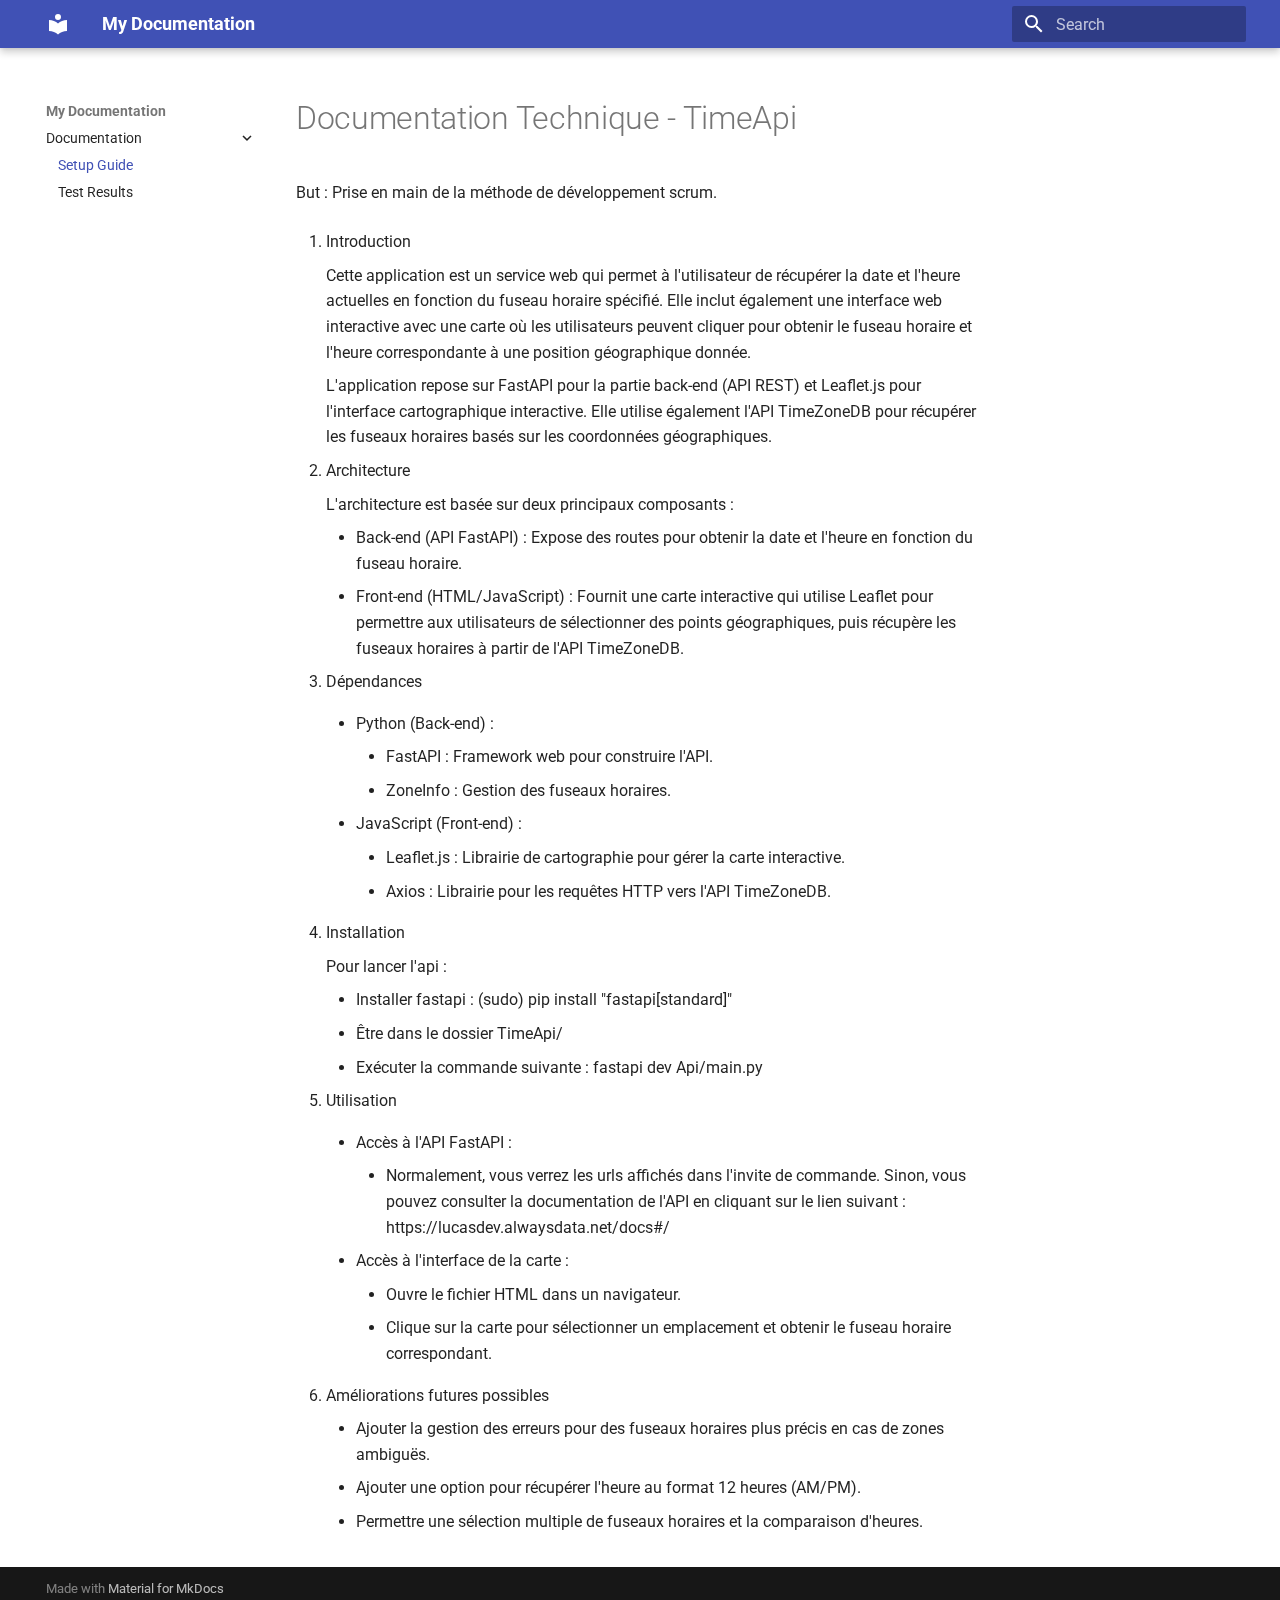
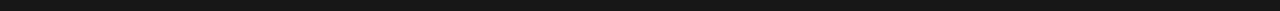
<file: index.html>
<!doctype html>
<html lang="en" class="no-js">
  <head>
    
      <meta charset="utf-8">
      <meta name="viewport" content="width=device-width,initial-scale=1">
      
        <meta name="description" content="Our documentation site to get 20/20 :).">
      
      
      
      
      
        <link rel="next" href="results.html">
      
      
      <link rel="icon" href="assets/images/favicon.png">
      <meta name="generator" content="mkdocs-1.6.1, mkdocs-material-9.5.49">
    
    
      
        <title>Setup Guide - My Documentation</title>
      
    
    
      <link rel="stylesheet" href="assets/stylesheets/main.6f8fc17f.min.css">
      
      


    
    
      
    
    
      
        
        
        <link rel="preconnect" href="https://fonts.gstatic.com" crossorigin>
        <link rel="stylesheet" href="https://fonts.googleapis.com/css?family=Roboto:300,300i,400,400i,700,700i%7CRoboto+Mono:400,400i,700,700i&display=fallback">
        <style>:root{--md-text-font:"Roboto";--md-code-font:"Roboto Mono"}</style>
      
    
    
    <script>__md_scope=new URL(".",location),__md_hash=e=>[...e].reduce(((e,_)=>(e<<5)-e+_.charCodeAt(0)),0),__md_get=(e,_=localStorage,t=__md_scope)=>JSON.parse(_.getItem(t.pathname+"."+e)),__md_set=(e,_,t=localStorage,a=__md_scope)=>{try{t.setItem(a.pathname+"."+e,JSON.stringify(_))}catch(e){}}</script>
    
      

    
    
    
  </head>
  
  
    <body dir="ltr">
  
    
    <input class="md-toggle" data-md-toggle="drawer" type="checkbox" id="__drawer" autocomplete="off">
    <input class="md-toggle" data-md-toggle="search" type="checkbox" id="__search" autocomplete="off">
    <label class="md-overlay" for="__drawer"></label>
    <div data-md-component="skip">
      
        
        <a href="#documentation-technique-timeapi" class="md-skip">
          Skip to content
        </a>
      
    </div>
    <div data-md-component="announce">
      
    </div>
    
    
      

  

<header class="md-header md-header--shadow" data-md-component="header">
  <nav class="md-header__inner md-grid" aria-label="Header">
    <a href="." title="My Documentation" class="md-header__button md-logo" aria-label="My Documentation" data-md-component="logo">
      
  
  <svg xmlns="http://www.w3.org/2000/svg" viewBox="0 0 24 24"><path d="M12 8a3 3 0 0 0 3-3 3 3 0 0 0-3-3 3 3 0 0 0-3 3 3 3 0 0 0 3 3m0 3.54C9.64 9.35 6.5 8 3 8v11c3.5 0 6.64 1.35 9 3.54 2.36-2.19 5.5-3.54 9-3.54V8c-3.5 0-6.64 1.35-9 3.54"/></svg>

    </a>
    <label class="md-header__button md-icon" for="__drawer">
      
      <svg xmlns="http://www.w3.org/2000/svg" viewBox="0 0 24 24"><path d="M3 6h18v2H3zm0 5h18v2H3zm0 5h18v2H3z"/></svg>
    </label>
    <div class="md-header__title" data-md-component="header-title">
      <div class="md-header__ellipsis">
        <div class="md-header__topic">
          <span class="md-ellipsis">
            My Documentation
          </span>
        </div>
        <div class="md-header__topic" data-md-component="header-topic">
          <span class="md-ellipsis">
            
              Setup Guide
            
          </span>
        </div>
      </div>
    </div>
    
    
      <script>var palette=__md_get("__palette");if(palette&&palette.color){if("(prefers-color-scheme)"===palette.color.media){var media=matchMedia("(prefers-color-scheme: light)"),input=document.querySelector(media.matches?"[data-md-color-media='(prefers-color-scheme: light)']":"[data-md-color-media='(prefers-color-scheme: dark)']");palette.color.media=input.getAttribute("data-md-color-media"),palette.color.scheme=input.getAttribute("data-md-color-scheme"),palette.color.primary=input.getAttribute("data-md-color-primary"),palette.color.accent=input.getAttribute("data-md-color-accent")}for(var[key,value]of Object.entries(palette.color))document.body.setAttribute("data-md-color-"+key,value)}</script>
    
    
    
      <label class="md-header__button md-icon" for="__search">
        
        <svg xmlns="http://www.w3.org/2000/svg" viewBox="0 0 24 24"><path d="M9.5 3A6.5 6.5 0 0 1 16 9.5c0 1.61-.59 3.09-1.56 4.23l.27.27h.79l5 5-1.5 1.5-5-5v-.79l-.27-.27A6.52 6.52 0 0 1 9.5 16 6.5 6.5 0 0 1 3 9.5 6.5 6.5 0 0 1 9.5 3m0 2C7 5 5 7 5 9.5S7 14 9.5 14 14 12 14 9.5 12 5 9.5 5"/></svg>
      </label>
      <div class="md-search" data-md-component="search" role="dialog">
  <label class="md-search__overlay" for="__search"></label>
  <div class="md-search__inner" role="search">
    <form class="md-search__form" name="search">
      <input type="text" class="md-search__input" name="query" aria-label="Search" placeholder="Search" autocapitalize="off" autocorrect="off" autocomplete="off" spellcheck="false" data-md-component="search-query" required>
      <label class="md-search__icon md-icon" for="__search">
        
        <svg xmlns="http://www.w3.org/2000/svg" viewBox="0 0 24 24"><path d="M9.5 3A6.5 6.5 0 0 1 16 9.5c0 1.61-.59 3.09-1.56 4.23l.27.27h.79l5 5-1.5 1.5-5-5v-.79l-.27-.27A6.52 6.52 0 0 1 9.5 16 6.5 6.5 0 0 1 3 9.5 6.5 6.5 0 0 1 9.5 3m0 2C7 5 5 7 5 9.5S7 14 9.5 14 14 12 14 9.5 12 5 9.5 5"/></svg>
        
        <svg xmlns="http://www.w3.org/2000/svg" viewBox="0 0 24 24"><path d="M20 11v2H8l5.5 5.5-1.42 1.42L4.16 12l7.92-7.92L13.5 5.5 8 11z"/></svg>
      </label>
      <nav class="md-search__options" aria-label="Search">
        
        <button type="reset" class="md-search__icon md-icon" title="Clear" aria-label="Clear" tabindex="-1">
          
          <svg xmlns="http://www.w3.org/2000/svg" viewBox="0 0 24 24"><path d="M19 6.41 17.59 5 12 10.59 6.41 5 5 6.41 10.59 12 5 17.59 6.41 19 12 13.41 17.59 19 19 17.59 13.41 12z"/></svg>
        </button>
      </nav>
      
    </form>
    <div class="md-search__output">
      <div class="md-search__scrollwrap" tabindex="0" data-md-scrollfix>
        <div class="md-search-result" data-md-component="search-result">
          <div class="md-search-result__meta">
            Initializing search
          </div>
          <ol class="md-search-result__list" role="presentation"></ol>
        </div>
      </div>
    </div>
  </div>
</div>
    
    
  </nav>
  
</header>
    
    <div class="md-container" data-md-component="container">
      
      
        
          
        
      
      <main class="md-main" data-md-component="main">
        <div class="md-main__inner md-grid">
          
            
              
              <div class="md-sidebar md-sidebar--primary" data-md-component="sidebar" data-md-type="navigation" >
                <div class="md-sidebar__scrollwrap">
                  <div class="md-sidebar__inner">
                    



<nav class="md-nav md-nav--primary" aria-label="Navigation" data-md-level="0">
  <label class="md-nav__title" for="__drawer">
    <a href="." title="My Documentation" class="md-nav__button md-logo" aria-label="My Documentation" data-md-component="logo">
      
  
  <svg xmlns="http://www.w3.org/2000/svg" viewBox="0 0 24 24"><path d="M12 8a3 3 0 0 0 3-3 3 3 0 0 0-3-3 3 3 0 0 0-3 3 3 3 0 0 0 3 3m0 3.54C9.64 9.35 6.5 8 3 8v11c3.5 0 6.64 1.35 9 3.54 2.36-2.19 5.5-3.54 9-3.54V8c-3.5 0-6.64 1.35-9 3.54"/></svg>

    </a>
    My Documentation
  </label>
  
  <ul class="md-nav__list" data-md-scrollfix>
    
      
      
  
  
    
  
  
  
    
    
    
    
    <li class="md-nav__item md-nav__item--active md-nav__item--nested">
      
        
        
        <input class="md-nav__toggle md-toggle " type="checkbox" id="__nav_1" checked>
        
          
          <label class="md-nav__link" for="__nav_1" id="__nav_1_label" tabindex="0">
            
  
  <span class="md-ellipsis">
    Documentation
  </span>
  

            <span class="md-nav__icon md-icon"></span>
          </label>
        
        <nav class="md-nav" data-md-level="1" aria-labelledby="__nav_1_label" aria-expanded="true">
          <label class="md-nav__title" for="__nav_1">
            <span class="md-nav__icon md-icon"></span>
            Documentation
          </label>
          <ul class="md-nav__list" data-md-scrollfix>
            
              
                
  
  
    
  
  
  
    <li class="md-nav__item md-nav__item--active">
      
      <input class="md-nav__toggle md-toggle" type="checkbox" id="__toc">
      
      
        
      
      
      <a href="." class="md-nav__link md-nav__link--active">
        
  
  <span class="md-ellipsis">
    Setup Guide
  </span>
  

      </a>
      
    </li>
  

              
            
              
                
  
  
  
  
    <li class="md-nav__item">
      <a href="results.html" class="md-nav__link">
        
  
  <span class="md-ellipsis">
    Test Results
  </span>
  

      </a>
    </li>
  

              
            
          </ul>
        </nav>
      
    </li>
  

    
  </ul>
</nav>
                  </div>
                </div>
              </div>
            
            
              
              <div class="md-sidebar md-sidebar--secondary" data-md-component="sidebar" data-md-type="toc" >
                <div class="md-sidebar__scrollwrap">
                  <div class="md-sidebar__inner">
                    

<nav class="md-nav md-nav--secondary" aria-label="Table of contents">
  
  
  
    
  
  
</nav>
                  </div>
                </div>
              </div>
            
          
          
            <div class="md-content" data-md-component="content">
              <article class="md-content__inner md-typeset">
                
                  


<h1 id="documentation-technique-timeapi">Documentation Technique - TimeApi</h1>
<p>But : Prise en main de la méthode de développement scrum.</p>
<ol>
<li>
<p>Introduction</p>
<p>Cette application est un service web qui permet à l'utilisateur de récupérer la date et l'heure actuelles en fonction du fuseau horaire spécifié. Elle inclut également une interface web interactive avec une carte où les utilisateurs peuvent cliquer pour obtenir le fuseau horaire et l'heure correspondante à une position géographique donnée.</p>
<p>L'application repose sur FastAPI pour la partie back-end (API REST) et Leaflet.js pour l'interface cartographique interactive. Elle utilise également l'API TimeZoneDB pour récupérer les fuseaux horaires basés sur les coordonnées géographiques.</p>
</li>
<li>
<p>Architecture</p>
<p>L'architecture est basée sur deux principaux composants :</p>
<ul>
<li>Back-end (API FastAPI) : Expose des routes pour obtenir la date et l'heure en fonction du fuseau horaire.</li>
<li>Front-end (HTML/JavaScript) : Fournit une carte interactive qui utilise Leaflet pour permettre aux utilisateurs de sélectionner des points géographiques, puis récupère les fuseaux horaires à partir de l'API TimeZoneDB.</li>
</ul>
</li>
<li>
<p>Dépendances</p>
<ul>
<li>
<p>Python (Back-end) :</p>
<ul>
<li>FastAPI : Framework web pour construire l'API.</li>
<li>ZoneInfo : Gestion des fuseaux horaires.</li>
</ul>
</li>
<li>
<p>JavaScript (Front-end) :</p>
<ul>
<li>Leaflet.js : Librairie de cartographie pour gérer la carte interactive.</li>
<li>Axios : Librairie pour les requêtes HTTP vers l'API TimeZoneDB.</li>
</ul>
</li>
</ul>
</li>
<li>
<p>Installation</p>
<p>Pour lancer l'api :</p>
<ul>
<li>Installer fastapi : (sudo) pip install "fastapi[standard]"</li>
<li>Être dans le dossier TimeApi/</li>
<li>Exécuter la commande suivante : fastapi dev Api/main.py</li>
</ul>
</li>
<li>
<p>Utilisation</p>
<ul>
<li>
<p>Accès à l'API FastAPI :</p>
<ul>
<li>Normalement, vous verrez les urls affichés dans l'invite de commande. Sinon, vous pouvez consulter la documentation de l'API en cliquant sur le lien suivant : https://lucasdev.alwaysdata.net/docs#/</li>
</ul>
</li>
<li>
<p>Accès à l'interface de la carte :</p>
<ul>
<li>Ouvre le fichier HTML dans un navigateur.</li>
<li>Clique sur la carte pour sélectionner un emplacement et obtenir le fuseau horaire correspondant.</li>
</ul>
</li>
</ul>
</li>
<li>
<p>Améliorations futures possibles</p>
<ul>
<li>Ajouter la gestion des erreurs pour des fuseaux horaires plus précis en cas de zones ambiguës.</li>
<li>Ajouter une option pour récupérer l'heure au format 12 heures (AM/PM).</li>
<li>Permettre une sélection multiple de fuseaux horaires et la comparaison d'heures.</li>
</ul>
</li>
</ol>












                
              </article>
            </div>
          
          
<script>var target=document.getElementById(location.hash.slice(1));target&&target.name&&(target.checked=target.name.startsWith("__tabbed_"))</script>
        </div>
        
      </main>
      
        <footer class="md-footer">
  
  <div class="md-footer-meta md-typeset">
    <div class="md-footer-meta__inner md-grid">
      <div class="md-copyright">
  
  
    Made with
    <a href="https://squidfunk.github.io/mkdocs-material/" target="_blank" rel="noopener">
      Material for MkDocs
    </a>
  
</div>
      
    </div>
  </div>
</footer>
      
    </div>
    <div class="md-dialog" data-md-component="dialog">
      <div class="md-dialog__inner md-typeset"></div>
    </div>
    
    
    <script id="__config" type="application/json">{"base": ".", "features": [], "search": "assets/javascripts/workers/search.6ce7567c.min.js", "translations": {"clipboard.copied": "Copied to clipboard", "clipboard.copy": "Copy to clipboard", "search.result.more.one": "1 more on this page", "search.result.more.other": "# more on this page", "search.result.none": "No matching documents", "search.result.one": "1 matching document", "search.result.other": "# matching documents", "search.result.placeholder": "Type to start searching", "search.result.term.missing": "Missing", "select.version": "Select version"}}</script>
    
    
      <script src="assets/javascripts/bundle.88dd0f4e.min.js"></script>
      
    
  </body>
</html>
</file>
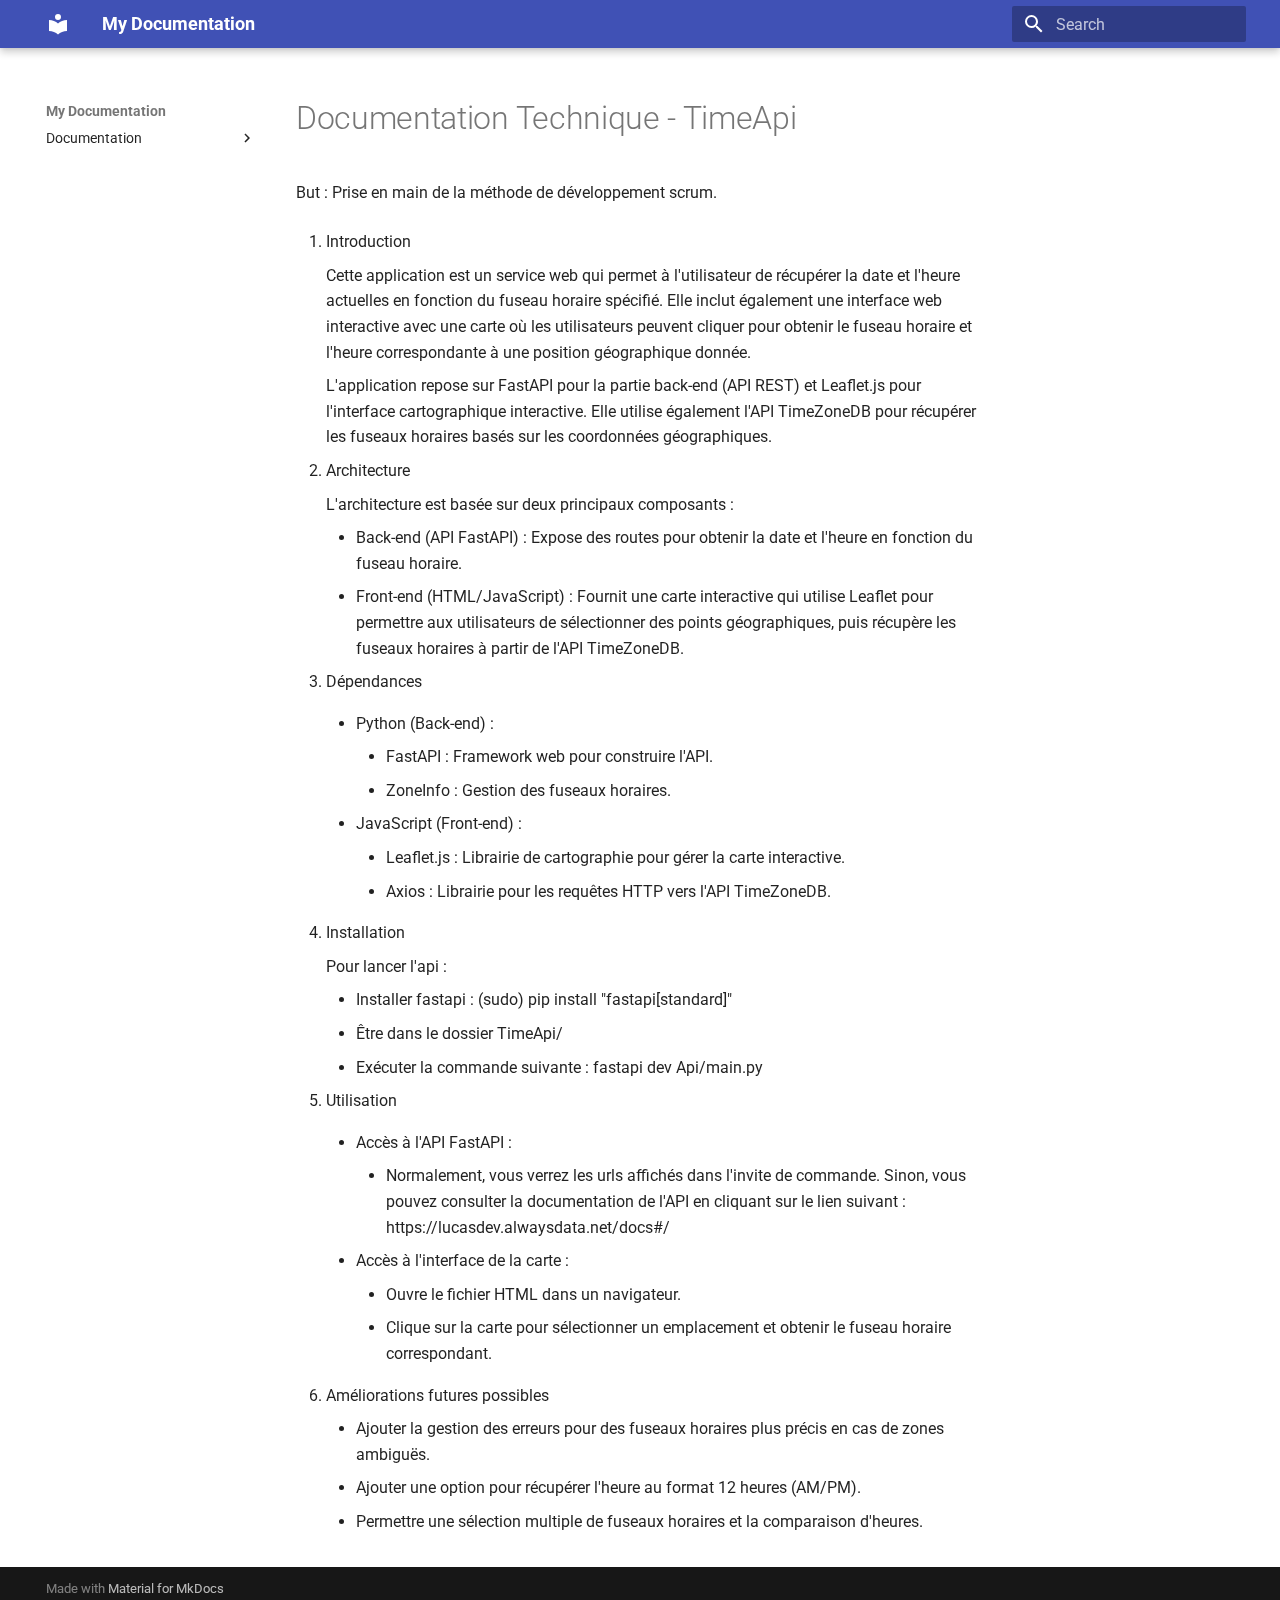
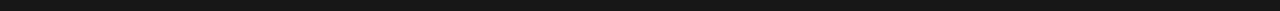
<file: setup/index.html>
<!doctype html>
<html lang="en" class="no-js">
  <head>
    
      <meta charset="utf-8">
      <meta name="viewport" content="width=device-width,initial-scale=1">
      
        <meta name="description" content="Our documentation site to get 20/20 :).">
      
      
      
      
      
      
      <link rel="icon" href="../assets/images/favicon.png">
      <meta name="generator" content="mkdocs-1.6.1, mkdocs-material-9.5.49">
    
    
      
        <title>Documentation Technique - TimeApi - My Documentation</title>
      
    
    
      <link rel="stylesheet" href="../assets/stylesheets/main.6f8fc17f.min.css">
      
      


    
    
      
    
    
      
        
        
        <link rel="preconnect" href="https://fonts.gstatic.com" crossorigin>
        <link rel="stylesheet" href="https://fonts.googleapis.com/css?family=Roboto:300,300i,400,400i,700,700i%7CRoboto+Mono:400,400i,700,700i&display=fallback">
        <style>:root{--md-text-font:"Roboto";--md-code-font:"Roboto Mono"}</style>
      
    
    
    <script>__md_scope=new URL("..",location),__md_hash=e=>[...e].reduce(((e,_)=>(e<<5)-e+_.charCodeAt(0)),0),__md_get=(e,_=localStorage,t=__md_scope)=>JSON.parse(_.getItem(t.pathname+"."+e)),__md_set=(e,_,t=localStorage,a=__md_scope)=>{try{t.setItem(a.pathname+"."+e,JSON.stringify(_))}catch(e){}}</script>
    
      

    
    
    
  </head>
  
  
    <body dir="ltr">
  
    
    <input class="md-toggle" data-md-toggle="drawer" type="checkbox" id="__drawer" autocomplete="off">
    <input class="md-toggle" data-md-toggle="search" type="checkbox" id="__search" autocomplete="off">
    <label class="md-overlay" for="__drawer"></label>
    <div data-md-component="skip">
      
        
        <a href="#documentation-technique-timeapi" class="md-skip">
          Skip to content
        </a>
      
    </div>
    <div data-md-component="announce">
      
    </div>
    
    
      

  

<header class="md-header md-header--shadow" data-md-component="header">
  <nav class="md-header__inner md-grid" aria-label="Header">
    <a href=".." title="My Documentation" class="md-header__button md-logo" aria-label="My Documentation" data-md-component="logo">
      
  
  <svg xmlns="http://www.w3.org/2000/svg" viewBox="0 0 24 24"><path d="M12 8a3 3 0 0 0 3-3 3 3 0 0 0-3-3 3 3 0 0 0-3 3 3 3 0 0 0 3 3m0 3.54C9.64 9.35 6.5 8 3 8v11c3.5 0 6.64 1.35 9 3.54 2.36-2.19 5.5-3.54 9-3.54V8c-3.5 0-6.64 1.35-9 3.54"/></svg>

    </a>
    <label class="md-header__button md-icon" for="__drawer">
      
      <svg xmlns="http://www.w3.org/2000/svg" viewBox="0 0 24 24"><path d="M3 6h18v2H3zm0 5h18v2H3zm0 5h18v2H3z"/></svg>
    </label>
    <div class="md-header__title" data-md-component="header-title">
      <div class="md-header__ellipsis">
        <div class="md-header__topic">
          <span class="md-ellipsis">
            My Documentation
          </span>
        </div>
        <div class="md-header__topic" data-md-component="header-topic">
          <span class="md-ellipsis">
            
              Documentation Technique - TimeApi
            
          </span>
        </div>
      </div>
    </div>
    
    
      <script>var palette=__md_get("__palette");if(palette&&palette.color){if("(prefers-color-scheme)"===palette.color.media){var media=matchMedia("(prefers-color-scheme: light)"),input=document.querySelector(media.matches?"[data-md-color-media='(prefers-color-scheme: light)']":"[data-md-color-media='(prefers-color-scheme: dark)']");palette.color.media=input.getAttribute("data-md-color-media"),palette.color.scheme=input.getAttribute("data-md-color-scheme"),palette.color.primary=input.getAttribute("data-md-color-primary"),palette.color.accent=input.getAttribute("data-md-color-accent")}for(var[key,value]of Object.entries(palette.color))document.body.setAttribute("data-md-color-"+key,value)}</script>
    
    
    
      <label class="md-header__button md-icon" for="__search">
        
        <svg xmlns="http://www.w3.org/2000/svg" viewBox="0 0 24 24"><path d="M9.5 3A6.5 6.5 0 0 1 16 9.5c0 1.61-.59 3.09-1.56 4.23l.27.27h.79l5 5-1.5 1.5-5-5v-.79l-.27-.27A6.52 6.52 0 0 1 9.5 16 6.5 6.5 0 0 1 3 9.5 6.5 6.5 0 0 1 9.5 3m0 2C7 5 5 7 5 9.5S7 14 9.5 14 14 12 14 9.5 12 5 9.5 5"/></svg>
      </label>
      <div class="md-search" data-md-component="search" role="dialog">
  <label class="md-search__overlay" for="__search"></label>
  <div class="md-search__inner" role="search">
    <form class="md-search__form" name="search">
      <input type="text" class="md-search__input" name="query" aria-label="Search" placeholder="Search" autocapitalize="off" autocorrect="off" autocomplete="off" spellcheck="false" data-md-component="search-query" required>
      <label class="md-search__icon md-icon" for="__search">
        
        <svg xmlns="http://www.w3.org/2000/svg" viewBox="0 0 24 24"><path d="M9.5 3A6.5 6.5 0 0 1 16 9.5c0 1.61-.59 3.09-1.56 4.23l.27.27h.79l5 5-1.5 1.5-5-5v-.79l-.27-.27A6.52 6.52 0 0 1 9.5 16 6.5 6.5 0 0 1 3 9.5 6.5 6.5 0 0 1 9.5 3m0 2C7 5 5 7 5 9.5S7 14 9.5 14 14 12 14 9.5 12 5 9.5 5"/></svg>
        
        <svg xmlns="http://www.w3.org/2000/svg" viewBox="0 0 24 24"><path d="M20 11v2H8l5.5 5.5-1.42 1.42L4.16 12l7.92-7.92L13.5 5.5 8 11z"/></svg>
      </label>
      <nav class="md-search__options" aria-label="Search">
        
        <button type="reset" class="md-search__icon md-icon" title="Clear" aria-label="Clear" tabindex="-1">
          
          <svg xmlns="http://www.w3.org/2000/svg" viewBox="0 0 24 24"><path d="M19 6.41 17.59 5 12 10.59 6.41 5 5 6.41 10.59 12 5 17.59 6.41 19 12 13.41 17.59 19 19 17.59 13.41 12z"/></svg>
        </button>
      </nav>
      
    </form>
    <div class="md-search__output">
      <div class="md-search__scrollwrap" tabindex="0" data-md-scrollfix>
        <div class="md-search-result" data-md-component="search-result">
          <div class="md-search-result__meta">
            Initializing search
          </div>
          <ol class="md-search-result__list" role="presentation"></ol>
        </div>
      </div>
    </div>
  </div>
</div>
    
    
  </nav>
  
</header>
    
    <div class="md-container" data-md-component="container">
      
      
        
          
        
      
      <main class="md-main" data-md-component="main">
        <div class="md-main__inner md-grid">
          
            
              
              <div class="md-sidebar md-sidebar--primary" data-md-component="sidebar" data-md-type="navigation" >
                <div class="md-sidebar__scrollwrap">
                  <div class="md-sidebar__inner">
                    



<nav class="md-nav md-nav--primary" aria-label="Navigation" data-md-level="0">
  <label class="md-nav__title" for="__drawer">
    <a href=".." title="My Documentation" class="md-nav__button md-logo" aria-label="My Documentation" data-md-component="logo">
      
  
  <svg xmlns="http://www.w3.org/2000/svg" viewBox="0 0 24 24"><path d="M12 8a3 3 0 0 0 3-3 3 3 0 0 0-3-3 3 3 0 0 0-3 3 3 3 0 0 0 3 3m0 3.54C9.64 9.35 6.5 8 3 8v11c3.5 0 6.64 1.35 9 3.54 2.36-2.19 5.5-3.54 9-3.54V8c-3.5 0-6.64 1.35-9 3.54"/></svg>

    </a>
    My Documentation
  </label>
  
  <ul class="md-nav__list" data-md-scrollfix>
    
      
      
  
  
  
  
    
    
    
    
    <li class="md-nav__item md-nav__item--nested">
      
        
        
        <input class="md-nav__toggle md-toggle " type="checkbox" id="__nav_1" >
        
          
          <label class="md-nav__link" for="__nav_1" id="__nav_1_label" tabindex="0">
            
  
  <span class="md-ellipsis">
    Documentation
  </span>
  

            <span class="md-nav__icon md-icon"></span>
          </label>
        
        <nav class="md-nav" data-md-level="1" aria-labelledby="__nav_1_label" aria-expanded="false">
          <label class="md-nav__title" for="__nav_1">
            <span class="md-nav__icon md-icon"></span>
            Documentation
          </label>
          <ul class="md-nav__list" data-md-scrollfix>
            
              
                
  
  
  
  
    <li class="md-nav__item">
      <a href="../SETUP.md" class="md-nav__link">
        
  
  <span class="md-ellipsis">
    Setup Guide
  </span>
  

      </a>
    </li>
  

              
            
              
                
  
  
  
  
    <li class="md-nav__item">
      <a href="../RESULTS.html" class="md-nav__link">
        
  
  <span class="md-ellipsis">
    Test Results
  </span>
  

      </a>
    </li>
  

              
            
          </ul>
        </nav>
      
    </li>
  

    
  </ul>
</nav>
                  </div>
                </div>
              </div>
            
            
              
              <div class="md-sidebar md-sidebar--secondary" data-md-component="sidebar" data-md-type="toc" >
                <div class="md-sidebar__scrollwrap">
                  <div class="md-sidebar__inner">
                    

<nav class="md-nav md-nav--secondary" aria-label="Table of contents">
  
  
  
    
  
  
</nav>
                  </div>
                </div>
              </div>
            
          
          
            <div class="md-content" data-md-component="content">
              <article class="md-content__inner md-typeset">
                
                  


<h1 id="documentation-technique-timeapi">Documentation Technique - TimeApi</h1>
<p>But : Prise en main de la méthode de développement scrum.</p>
<ol>
<li>
<p>Introduction</p>
<p>Cette application est un service web qui permet à l'utilisateur de récupérer la date et l'heure actuelles en fonction du fuseau horaire spécifié. Elle inclut également une interface web interactive avec une carte où les utilisateurs peuvent cliquer pour obtenir le fuseau horaire et l'heure correspondante à une position géographique donnée.</p>
<p>L'application repose sur FastAPI pour la partie back-end (API REST) et Leaflet.js pour l'interface cartographique interactive. Elle utilise également l'API TimeZoneDB pour récupérer les fuseaux horaires basés sur les coordonnées géographiques.</p>
</li>
<li>
<p>Architecture</p>
<p>L'architecture est basée sur deux principaux composants :</p>
<ul>
<li>Back-end (API FastAPI) : Expose des routes pour obtenir la date et l'heure en fonction du fuseau horaire.</li>
<li>Front-end (HTML/JavaScript) : Fournit une carte interactive qui utilise Leaflet pour permettre aux utilisateurs de sélectionner des points géographiques, puis récupère les fuseaux horaires à partir de l'API TimeZoneDB.</li>
</ul>
</li>
<li>
<p>Dépendances</p>
<ul>
<li>
<p>Python (Back-end) :</p>
<ul>
<li>FastAPI : Framework web pour construire l'API.</li>
<li>ZoneInfo : Gestion des fuseaux horaires.</li>
</ul>
</li>
<li>
<p>JavaScript (Front-end) :</p>
<ul>
<li>Leaflet.js : Librairie de cartographie pour gérer la carte interactive.</li>
<li>Axios : Librairie pour les requêtes HTTP vers l'API TimeZoneDB.</li>
</ul>
</li>
</ul>
</li>
<li>
<p>Installation</p>
<p>Pour lancer l'api :</p>
<ul>
<li>Installer fastapi : (sudo) pip install "fastapi[standard]"</li>
<li>Être dans le dossier TimeApi/</li>
<li>Exécuter la commande suivante : fastapi dev Api/main.py</li>
</ul>
</li>
<li>
<p>Utilisation</p>
<ul>
<li>
<p>Accès à l'API FastAPI :</p>
<ul>
<li>Normalement, vous verrez les urls affichés dans l'invite de commande. Sinon, vous pouvez consulter la documentation de l'API en cliquant sur le lien suivant : https://lucasdev.alwaysdata.net/docs#/</li>
</ul>
</li>
<li>
<p>Accès à l'interface de la carte :</p>
<ul>
<li>Ouvre le fichier HTML dans un navigateur.</li>
<li>Clique sur la carte pour sélectionner un emplacement et obtenir le fuseau horaire correspondant.</li>
</ul>
</li>
</ul>
</li>
<li>
<p>Améliorations futures possibles</p>
<ul>
<li>Ajouter la gestion des erreurs pour des fuseaux horaires plus précis en cas de zones ambiguës.</li>
<li>Ajouter une option pour récupérer l'heure au format 12 heures (AM/PM).</li>
<li>Permettre une sélection multiple de fuseaux horaires et la comparaison d'heures.</li>
</ul>
</li>
</ol>












                
              </article>
            </div>
          
          
<script>var target=document.getElementById(location.hash.slice(1));target&&target.name&&(target.checked=target.name.startsWith("__tabbed_"))</script>
        </div>
        
      </main>
      
        <footer class="md-footer">
  
  <div class="md-footer-meta md-typeset">
    <div class="md-footer-meta__inner md-grid">
      <div class="md-copyright">
  
  
    Made with
    <a href="https://squidfunk.github.io/mkdocs-material/" target="_blank" rel="noopener">
      Material for MkDocs
    </a>
  
</div>
      
    </div>
  </div>
</footer>
      
    </div>
    <div class="md-dialog" data-md-component="dialog">
      <div class="md-dialog__inner md-typeset"></div>
    </div>
    
    
    <script id="__config" type="application/json">{"base": "..", "features": [], "search": "../assets/javascripts/workers/search.6ce7567c.min.js", "translations": {"clipboard.copied": "Copied to clipboard", "clipboard.copy": "Copy to clipboard", "search.result.more.one": "1 more on this page", "search.result.more.other": "# more on this page", "search.result.none": "No matching documents", "search.result.one": "1 matching document", "search.result.other": "# matching documents", "search.result.placeholder": "Type to start searching", "search.result.term.missing": "Missing", "select.version": "Select version"}}</script>
    
    
      <script src="../assets/javascripts/bundle.88dd0f4e.min.js"></script>
      
    
  </body>
</html>
</file>
<file: assets/stylesheets/main.6f8fc17f.min.css>
@charset "UTF-8";html{-webkit-text-size-adjust:none;-moz-text-size-adjust:none;text-size-adjust:none;box-sizing:border-box}*,:after,:before{box-sizing:inherit}@media (prefers-reduced-motion){*,:after,:before{transition:none!important}}body{margin:0}a,button,input,label{-webkit-tap-highlight-color:transparent}a{color:inherit;text-decoration:none}hr{border:0;box-sizing:initial;display:block;height:.05rem;overflow:visible;padding:0}small{font-size:80%}sub,sup{line-height:1em}img{border-style:none}table{border-collapse:initial;border-spacing:0}td,th{font-weight:400;vertical-align:top}button{background:#0000;border:0;font-family:inherit;font-size:inherit;margin:0;padding:0}input{border:0;outline:none}:root{--md-primary-fg-color:#4051b5;--md-primary-fg-color--light:#5d6cc0;--md-primary-fg-color--dark:#303fa1;--md-primary-bg-color:#fff;--md-primary-bg-color--light:#ffffffb3;--md-accent-fg-color:#526cfe;--md-accent-fg-color--transparent:#526cfe1a;--md-accent-bg-color:#fff;--md-accent-bg-color--light:#ffffffb3}[data-md-color-scheme=default]{color-scheme:light}[data-md-color-scheme=default] img[src$="#gh-dark-mode-only"],[data-md-color-scheme=default] img[src$="#only-dark"]{display:none}:root,[data-md-color-scheme=default]{--md-hue:225deg;--md-default-fg-color:#000000de;--md-default-fg-color--light:#0000008a;--md-default-fg-color--lighter:#00000052;--md-default-fg-color--lightest:#00000012;--md-default-bg-color:#fff;--md-default-bg-color--light:#ffffffb3;--md-default-bg-color--lighter:#ffffff4d;--md-default-bg-color--lightest:#ffffff1f;--md-code-fg-color:#36464e;--md-code-bg-color:#f5f5f5;--md-code-hl-color:#4287ff;--md-code-hl-color--light:#4287ff1a;--md-code-hl-number-color:#d52a2a;--md-code-hl-special-color:#db1457;--md-code-hl-function-color:#a846b9;--md-code-hl-constant-color:#6e59d9;--md-code-hl-keyword-color:#3f6ec6;--md-code-hl-string-color:#1c7d4d;--md-code-hl-name-color:var(--md-code-fg-color);--md-code-hl-operator-color:var(--md-default-fg-color--light);--md-code-hl-punctuation-color:var(--md-default-fg-color--light);--md-code-hl-comment-color:var(--md-default-fg-color--light);--md-code-hl-generic-color:var(--md-default-fg-color--light);--md-code-hl-variable-color:var(--md-default-fg-color--light);--md-typeset-color:var(--md-default-fg-color);--md-typeset-a-color:var(--md-primary-fg-color);--md-typeset-del-color:#f5503d26;--md-typeset-ins-color:#0bd57026;--md-typeset-kbd-color:#fafafa;--md-typeset-kbd-accent-color:#fff;--md-typeset-kbd-border-color:#b8b8b8;--md-typeset-mark-color:#ffff0080;--md-typeset-table-color:#0000001f;--md-typeset-table-color--light:rgba(0,0,0,.035);--md-admonition-fg-color:var(--md-default-fg-color);--md-admonition-bg-color:var(--md-default-bg-color);--md-warning-fg-color:#000000de;--md-warning-bg-color:#ff9;--md-footer-fg-color:#fff;--md-footer-fg-color--light:#ffffffb3;--md-footer-fg-color--lighter:#ffffff73;--md-footer-bg-color:#000000de;--md-footer-bg-color--dark:#00000052;--md-shadow-z1:0 0.2rem 0.5rem #0000000d,0 0 0.05rem #0000001a;--md-shadow-z2:0 0.2rem 0.5rem #0000001a,0 0 0.05rem #00000040;--md-shadow-z3:0 0.2rem 0.5rem #0003,0 0 0.05rem #00000059}.md-icon svg{fill:currentcolor;display:block;height:1.2rem;width:1.2rem}body{-webkit-font-smoothing:antialiased;-moz-osx-font-smoothing:grayscale;--md-text-font-family:var(--md-text-font,_),-apple-system,BlinkMacSystemFont,Helvetica,Arial,sans-serif;--md-code-font-family:var(--md-code-font,_),SFMono-Regular,Consolas,Menlo,monospace}aside,body,input{font-feature-settings:"kern","liga";color:var(--md-typeset-color);font-family:var(--md-text-font-family)}code,kbd,pre{font-feature-settings:"kern";font-family:var(--md-code-font-family)}:root{--md-typeset-table-sort-icon:url('data:image/svg+xml;charset=utf-8,<svg xmlns="http://www.w3.org/2000/svg" viewBox="0 0 24 24"><path d="m18 21-4-4h3V7h-3l4-4 4 4h-3v10h3M2 19v-2h10v2M2 13v-2h7v2M2 7V5h4v2z"/></svg>');--md-typeset-table-sort-icon--asc:url('data:image/svg+xml;charset=utf-8,<svg xmlns="http://www.w3.org/2000/svg" viewBox="0 0 24 24"><path d="M19 17h3l-4 4-4-4h3V3h2M2 17h10v2H2M6 5v2H2V5m0 6h7v2H2z"/></svg>');--md-typeset-table-sort-icon--desc:url('data:image/svg+xml;charset=utf-8,<svg xmlns="http://www.w3.org/2000/svg" viewBox="0 0 24 24"><path d="M19 7h3l-4-4-4 4h3v14h2M2 17h10v2H2M6 5v2H2V5m0 6h7v2H2z"/></svg>')}.md-typeset{-webkit-print-color-adjust:exact;color-adjust:exact;font-size:.8rem;line-height:1.6}@media print{.md-typeset{font-size:.68rem}}.md-typeset blockquote,.md-typeset dl,.md-typeset figure,.md-typeset ol,.md-typeset pre,.md-typeset ul{margin-bottom:1em;margin-top:1em}.md-typeset h1{color:var(--md-default-fg-color--light);font-size:2em;line-height:1.3;margin:0 0 1.25em}.md-typeset h1,.md-typeset h2{font-weight:300;letter-spacing:-.01em}.md-typeset h2{font-size:1.5625em;line-height:1.4;margin:1.6em 0 .64em}.md-typeset h3{font-size:1.25em;font-weight:400;letter-spacing:-.01em;line-height:1.5;margin:1.6em 0 .8em}.md-typeset h2+h3{margin-top:.8em}.md-typeset h4{font-weight:700;letter-spacing:-.01em;margin:1em 0}.md-typeset h5,.md-typeset h6{color:var(--md-default-fg-color--light);font-size:.8em;font-weight:700;letter-spacing:-.01em;margin:1.25em 0}.md-typeset h5{text-transform:uppercase}.md-typeset h5 code{text-transform:none}.md-typeset hr{border-bottom:.05rem solid var(--md-default-fg-color--lightest);display:flow-root;margin:1.5em 0}.md-typeset a{color:var(--md-typeset-a-color);word-break:break-word}.md-typeset a,.md-typeset a:before{transition:color 125ms}.md-typeset a:focus,.md-typeset a:hover{color:var(--md-accent-fg-color)}.md-typeset a:focus code,.md-typeset a:hover code{background-color:var(--md-accent-fg-color--transparent)}.md-typeset a code{color:currentcolor;transition:background-color 125ms}.md-typeset a.focus-visible{outline-color:var(--md-accent-fg-color);outline-offset:.2rem}.md-typeset code,.md-typeset kbd,.md-typeset pre{color:var(--md-code-fg-color);direction:ltr;font-variant-ligatures:none}@media print{.md-typeset code,.md-typeset kbd,.md-typeset pre{white-space:pre-wrap}}.md-typeset code{background-color:var(--md-code-bg-color);border-radius:.1rem;-webkit-box-decoration-break:clone;box-decoration-break:clone;font-size:.85em;padding:0 .2941176471em;word-break:break-word}.md-typeset code:not(.focus-visible){-webkit-tap-highlight-color:transparent;outline:none}.md-typeset pre{display:flow-root;line-height:1.4;position:relative}.md-typeset pre>code{-webkit-box-decoration-break:slice;box-decoration-break:slice;box-shadow:none;display:block;margin:0;outline-color:var(--md-accent-fg-color);overflow:auto;padding:.7720588235em 1.1764705882em;scrollbar-color:var(--md-default-fg-color--lighter) #0000;scrollbar-width:thin;touch-action:auto;word-break:normal}.md-typeset pre>code:hover{scrollbar-color:var(--md-accent-fg-color) #0000}.md-typeset pre>code::-webkit-scrollbar{height:.2rem;width:.2rem}.md-typeset pre>code::-webkit-scrollbar-thumb{background-color:var(--md-default-fg-color--lighter)}.md-typeset pre>code::-webkit-scrollbar-thumb:hover{background-color:var(--md-accent-fg-color)}.md-typeset kbd{background-color:var(--md-typeset-kbd-color);border-radius:.1rem;box-shadow:0 .1rem 0 .05rem var(--md-typeset-kbd-border-color),0 .1rem 0 var(--md-typeset-kbd-border-color),0 -.1rem .2rem var(--md-typeset-kbd-accent-color) inset;color:var(--md-default-fg-color);display:inline-block;font-size:.75em;padding:0 .6666666667em;vertical-align:text-top;word-break:break-word}.md-typeset mark{background-color:var(--md-typeset-mark-color);-webkit-box-decoration-break:clone;box-decoration-break:clone;color:inherit;word-break:break-word}.md-typeset abbr{border-bottom:.05rem dotted var(--md-default-fg-color--light);cursor:help;text-decoration:none}.md-typeset small{opacity:.75}[dir=ltr] .md-typeset sub,[dir=ltr] .md-typeset sup{margin-left:.078125em}[dir=rtl] .md-typeset sub,[dir=rtl] .md-typeset sup{margin-right:.078125em}[dir=ltr] .md-typeset blockquote{padding-left:.6rem}[dir=rtl] .md-typeset blockquote{padding-right:.6rem}[dir=ltr] .md-typeset blockquote{border-left:.2rem solid var(--md-default-fg-color--lighter)}[dir=rtl] .md-typeset blockquote{border-right:.2rem solid var(--md-default-fg-color--lighter)}.md-typeset blockquote{color:var(--md-default-fg-color--light);margin-left:0;margin-right:0}.md-typeset ul{list-style-type:disc}.md-typeset ul[type]{list-style-type:revert-layer}[dir=ltr] .md-typeset ol,[dir=ltr] .md-typeset ul{margin-left:.625em}[dir=rtl] .md-typeset ol,[dir=rtl] .md-typeset ul{margin-right:.625em}.md-typeset ol,.md-typeset ul{padding:0}.md-typeset ol:not([hidden]),.md-typeset ul:not([hidden]){display:flow-root}.md-typeset ol ol,.md-typeset ul ol{list-style-type:lower-alpha}.md-typeset ol ol ol,.md-typeset ul ol ol{list-style-type:lower-roman}.md-typeset ol ol ol ol,.md-typeset ul ol ol ol{list-style-type:upper-alpha}.md-typeset ol ol ol ol ol,.md-typeset ul ol ol ol ol{list-style-type:upper-roman}.md-typeset ol[type],.md-typeset ul[type]{list-style-type:revert-layer}[dir=ltr] .md-typeset ol li,[dir=ltr] .md-typeset ul li{margin-left:1.25em}[dir=rtl] .md-typeset ol li,[dir=rtl] .md-typeset ul li{margin-right:1.25em}.md-typeset ol li,.md-typeset ul li{margin-bottom:.5em}.md-typeset ol li blockquote,.md-typeset ol li p,.md-typeset ul li blockquote,.md-typeset ul li p{margin:.5em 0}.md-typeset ol li:last-child,.md-typeset ul li:last-child{margin-bottom:0}[dir=ltr] .md-typeset ol li ol,[dir=ltr] .md-typeset ol li ul,[dir=ltr] .md-typeset ul li ol,[dir=ltr] .md-typeset ul li ul{margin-left:.625em}[dir=rtl] .md-typeset ol li ol,[dir=rtl] .md-typeset ol li ul,[dir=rtl] .md-typeset ul li ol,[dir=rtl] .md-typeset ul li ul{margin-right:.625em}.md-typeset ol li ol,.md-typeset ol li ul,.md-typeset ul li ol,.md-typeset ul li ul{margin-bottom:.5em;margin-top:.5em}[dir=ltr] .md-typeset dd{margin-left:1.875em}[dir=rtl] .md-typeset dd{margin-right:1.875em}.md-typeset dd{margin-bottom:1.5em;margin-top:1em}.md-typeset img,.md-typeset svg,.md-typeset video{height:auto;max-width:100%}.md-typeset img[align=left]{margin:1em 1em 1em 0}.md-typeset img[align=right]{margin:1em 0 1em 1em}.md-typeset img[align]:only-child{margin-top:0}.md-typeset figure{display:flow-root;margin:1em auto;max-width:100%;text-align:center;width:-moz-fit-content;width:fit-content}.md-typeset figure img{display:block;margin:0 auto}.md-typeset figcaption{font-style:italic;margin:1em auto;max-width:24rem}.md-typeset iframe{max-width:100%}.md-typeset table:not([class]){background-color:var(--md-default-bg-color);border:.05rem solid var(--md-typeset-table-color);border-radius:.1rem;display:inline-block;font-size:.64rem;max-width:100%;overflow:auto;touch-action:auto}@media print{.md-typeset table:not([class]){display:table}}.md-typeset table:not([class])+*{margin-top:1.5em}.md-typeset table:not([class]) td>:first-child,.md-typeset table:not([class]) th>:first-child{margin-top:0}.md-typeset table:not([class]) td>:last-child,.md-typeset table:not([class]) th>:last-child{margin-bottom:0}.md-typeset table:not([class]) td:not([align]),.md-typeset table:not([class]) th:not([align]){text-align:left}[dir=rtl] .md-typeset table:not([class]) td:not([align]),[dir=rtl] .md-typeset table:not([class]) th:not([align]){text-align:right}.md-typeset table:not([class]) th{font-weight:700;min-width:5rem;padding:.9375em 1.25em;vertical-align:top}.md-typeset table:not([class]) td{border-top:.05rem solid var(--md-typeset-table-color);padding:.9375em 1.25em;vertical-align:top}.md-typeset table:not([class]) tbody tr{transition:background-color 125ms}.md-typeset table:not([class]) tbody tr:hover{background-color:var(--md-typeset-table-color--light);box-shadow:0 .05rem 0 var(--md-default-bg-color) inset}.md-typeset table:not([class]) a{word-break:normal}.md-typeset table th[role=columnheader]{cursor:pointer}[dir=ltr] .md-typeset table th[role=columnheader]:after{margin-left:.5em}[dir=rtl] .md-typeset table th[role=columnheader]:after{margin-right:.5em}.md-typeset table th[role=columnheader]:after{content:"";display:inline-block;height:1.2em;-webkit-mask-image:var(--md-typeset-table-sort-icon);mask-image:var(--md-typeset-table-sort-icon);-webkit-mask-repeat:no-repeat;mask-repeat:no-repeat;-webkit-mask-size:contain;mask-size:contain;transition:background-color 125ms;vertical-align:text-bottom;width:1.2em}.md-typeset table th[role=columnheader]:hover:after{background-color:var(--md-default-fg-color--lighter)}.md-typeset table th[role=columnheader][aria-sort=ascending]:after{background-color:var(--md-default-fg-color--light);-webkit-mask-image:var(--md-typeset-table-sort-icon--asc);mask-image:var(--md-typeset-table-sort-icon--asc)}.md-typeset table th[role=columnheader][aria-sort=descending]:after{background-color:var(--md-default-fg-color--light);-webkit-mask-image:var(--md-typeset-table-sort-icon--desc);mask-image:var(--md-typeset-table-sort-icon--desc)}.md-typeset__scrollwrap{margin:1em -.8rem;overflow-x:auto;touch-action:auto}.md-typeset__table{display:inline-block;margin-bottom:.5em;padding:0 .8rem}@media print{.md-typeset__table{display:block}}html .md-typeset__table table{display:table;margin:0;overflow:hidden;width:100%}@media screen and (max-width:44.984375em){.md-content__inner>pre{margin:1em -.8rem}.md-content__inner>pre code{border-radius:0}}.md-typeset .md-author{border-radius:100%;display:block;flex-shrink:0;height:1.6rem;overflow:hidden;position:relative;transition:color 125ms,transform 125ms;width:1.6rem}.md-typeset .md-author img{display:block}.md-typeset .md-author--more{background:var(--md-default-fg-color--lightest);color:var(--md-default-fg-color--lighter);font-size:.6rem;font-weight:700;line-height:1.6rem;text-align:center}.md-typeset .md-author--long{height:2.4rem;width:2.4rem}.md-typeset a.md-author{transform:scale(1)}.md-typeset a.md-author img{border-radius:100%;filter:grayscale(100%) opacity(75%);transition:filter 125ms}.md-typeset a.md-author:focus,.md-typeset a.md-author:hover{transform:scale(1.1);z-index:1}.md-typeset a.md-author:focus img,.md-typeset a.md-author:hover img{filter:grayscale(0)}.md-banner{background-color:var(--md-footer-bg-color);color:var(--md-footer-fg-color);overflow:auto}@media print{.md-banner{display:none}}.md-banner--warning{background-color:var(--md-warning-bg-color);color:var(--md-warning-fg-color)}.md-banner__inner{font-size:.7rem;margin:.6rem auto;padding:0 .8rem}[dir=ltr] .md-banner__button{float:right}[dir=rtl] .md-banner__button{float:left}.md-banner__button{color:inherit;cursor:pointer;transition:opacity .25s}.no-js .md-banner__button{display:none}.md-banner__button:hover{opacity:.7}html{font-size:125%;height:100%;overflow-x:hidden}@media screen and (min-width:100em){html{font-size:137.5%}}@media screen and (min-width:125em){html{font-size:150%}}body{background-color:var(--md-default-bg-color);display:flex;flex-direction:column;font-size:.5rem;min-height:100%;position:relative;width:100%}@media print{body{display:block}}@media screen and (max-width:59.984375em){body[data-md-scrolllock]{position:fixed}}.md-grid{margin-left:auto;margin-right:auto;max-width:61rem}.md-container{display:flex;flex-direction:column;flex-grow:1}@media print{.md-container{display:block}}.md-main{flex-grow:1}.md-main__inner{display:flex;height:100%;margin-top:1.5rem}.md-ellipsis{overflow:hidden;text-overflow:ellipsis}.md-toggle{display:none}.md-option{height:0;opacity:0;position:absolute;width:0}.md-option:checked+label:not([hidden]){display:block}.md-option.focus-visible+label{outline-color:var(--md-accent-fg-color);outline-style:auto}.md-skip{background-color:var(--md-default-fg-color);border-radius:.1rem;color:var(--md-default-bg-color);font-size:.64rem;margin:.5rem;opacity:0;outline-color:var(--md-accent-fg-color);padding:.3rem .5rem;position:fixed;transform:translateY(.4rem);z-index:-1}.md-skip:focus{opacity:1;transform:translateY(0);transition:transform .25s cubic-bezier(.4,0,.2,1),opacity 175ms 75ms;z-index:10}@page{margin:25mm}:root{--md-clipboard-icon:url('data:image/svg+xml;charset=utf-8,<svg xmlns="http://www.w3.org/2000/svg" viewBox="0 0 24 24"><path d="M19 21H8V7h11m0-2H8a2 2 0 0 0-2 2v14a2 2 0 0 0 2 2h11a2 2 0 0 0 2-2V7a2 2 0 0 0-2-2m-3-4H4a2 2 0 0 0-2 2v14h2V3h12z"/></svg>')}.md-clipboard{border-radius:.1rem;color:var(--md-default-fg-color--lightest);cursor:pointer;height:1.5em;outline-color:var(--md-accent-fg-color);outline-offset:.1rem;position:absolute;right:.5em;top:.5em;transition:color .25s;width:1.5em;z-index:1}@media print{.md-clipboard{display:none}}.md-clipboard:not(.focus-visible){-webkit-tap-highlight-color:transparent;outline:none}:hover>.md-clipboard{color:var(--md-default-fg-color--light)}.md-clipboard:focus,.md-clipboard:hover{color:var(--md-accent-fg-color)}.md-clipboard:after{background-color:currentcolor;content:"";display:block;height:1.125em;margin:0 auto;-webkit-mask-image:var(--md-clipboard-icon);mask-image:var(--md-clipboard-icon);-webkit-mask-position:center;mask-position:center;-webkit-mask-repeat:no-repeat;mask-repeat:no-repeat;-webkit-mask-size:contain;mask-size:contain;width:1.125em}.md-clipboard--inline{cursor:pointer}.md-clipboard--inline code{transition:color .25s,background-color .25s}.md-clipboard--inline:focus code,.md-clipboard--inline:hover code{background-color:var(--md-accent-fg-color--transparent);color:var(--md-accent-fg-color)}.md-typeset .md-code__content{display:grid}@keyframes consent{0%{opacity:0;transform:translateY(100%)}to{opacity:1;transform:translateY(0)}}@keyframes overlay{0%{opacity:0}to{opacity:1}}.md-consent__overlay{animation:overlay .25s both;-webkit-backdrop-filter:blur(.1rem);backdrop-filter:blur(.1rem);background-color:#0000008a;height:100%;opacity:1;position:fixed;top:0;width:100%;z-index:5}.md-consent__inner{animation:consent .5s cubic-bezier(.1,.7,.1,1) both;background-color:var(--md-default-bg-color);border:0;border-radius:.1rem;bottom:0;box-shadow:0 0 .2rem #0000001a,0 .2rem .4rem #0003;max-height:100%;overflow:auto;padding:0;position:fixed;width:100%;z-index:5}.md-consent__form{padding:.8rem}.md-consent__settings{display:none;margin:1em 0}input:checked+.md-consent__settings{display:block}.md-consent__controls{margin-bottom:.8rem}.md-typeset .md-consent__controls .md-button{display:inline}@media screen and (max-width:44.984375em){.md-typeset .md-consent__controls .md-button{display:block;margin-top:.4rem;text-align:center;width:100%}}.md-consent label{cursor:pointer}.md-content{flex-grow:1;min-width:0}.md-content__inner{margin:0 .8rem 1.2rem;padding-top:.6rem}@media screen and (min-width:76.25em){[dir=ltr] .md-sidebar--primary:not([hidden])~.md-content>.md-content__inner{margin-left:1.2rem}[dir=ltr] .md-sidebar--secondary:not([hidden])~.md-content>.md-content__inner,[dir=rtl] .md-sidebar--primary:not([hidden])~.md-content>.md-content__inner{margin-right:1.2rem}[dir=rtl] .md-sidebar--secondary:not([hidden])~.md-content>.md-content__inner{margin-left:1.2rem}}.md-content__inner:before{content:"";display:block;height:.4rem}.md-content__inner>:last-child{margin-bottom:0}[dir=ltr] .md-content__button{float:right}[dir=rtl] .md-content__button{float:left}[dir=ltr] .md-content__button{margin-left:.4rem}[dir=rtl] .md-content__button{margin-right:.4rem}.md-content__button{margin:.4rem 0;padding:0}@media print{.md-content__button{display:none}}.md-typeset .md-content__button{color:var(--md-default-fg-color--lighter)}.md-content__button svg{display:inline;vertical-align:top}[dir=rtl] .md-content__button svg{transform:scaleX(-1)}[dir=ltr] .md-dialog{right:.8rem}[dir=rtl] .md-dialog{left:.8rem}.md-dialog{background-color:var(--md-default-fg-color);border-radius:.1rem;bottom:.8rem;box-shadow:var(--md-shadow-z3);min-width:11.1rem;opacity:0;padding:.4rem .6rem;pointer-events:none;position:fixed;transform:translateY(100%);transition:transform 0ms .4s,opacity .4s;z-index:4}@media print{.md-dialog{display:none}}.md-dialog--active{opacity:1;pointer-events:auto;transform:translateY(0);transition:transform .4s cubic-bezier(.075,.85,.175,1),opacity .4s}.md-dialog__inner{color:var(--md-default-bg-color);font-size:.7rem}.md-feedback{margin:2em 0 1em;text-align:center}.md-feedback fieldset{border:none;margin:0;padding:0}.md-feedback__title{font-weight:700;margin:1em auto}.md-feedback__inner{position:relative}.md-feedback__list{display:flex;flex-wrap:wrap;place-content:baseline center;position:relative}.md-feedback__list:hover .md-icon:not(:disabled){color:var(--md-default-fg-color--lighter)}:disabled .md-feedback__list{min-height:1.8rem}.md-feedback__icon{color:var(--md-default-fg-color--light);cursor:pointer;flex-shrink:0;margin:0 .1rem;transition:color 125ms}.md-feedback__icon:not(:disabled).md-icon:hover{color:var(--md-accent-fg-color)}.md-feedback__icon:disabled{color:var(--md-default-fg-color--lightest);pointer-events:none}.md-feedback__note{opacity:0;position:relative;transform:translateY(.4rem);transition:transform .4s cubic-bezier(.1,.7,.1,1),opacity .15s}.md-feedback__note>*{margin:0 auto;max-width:16rem}:disabled .md-feedback__note{opacity:1;transform:translateY(0)}@media print{.md-feedback{display:none}}.md-footer{background-color:var(--md-footer-bg-color);color:var(--md-footer-fg-color)}@media print{.md-footer{display:none}}.md-footer__inner{justify-content:space-between;overflow:auto;padding:.2rem}.md-footer__inner:not([hidden]){display:flex}.md-footer__link{align-items:end;display:flex;flex-grow:0.01;margin-bottom:.4rem;margin-top:1rem;max-width:100%;outline-color:var(--md-accent-fg-color);overflow:hidden;transition:opacity .25s}.md-footer__link:focus,.md-footer__link:hover{opacity:.7}[dir=rtl] .md-footer__link svg{transform:scaleX(-1)}@media screen and (max-width:44.984375em){.md-footer__link--prev{flex-shrink:0}.md-footer__link--prev .md-footer__title{display:none}}[dir=ltr] .md-footer__link--next{margin-left:auto}[dir=rtl] .md-footer__link--next{margin-right:auto}.md-footer__link--next{text-align:right}[dir=rtl] .md-footer__link--next{text-align:left}.md-footer__title{flex-grow:1;font-size:.9rem;margin-bottom:.7rem;max-width:calc(100% - 2.4rem);padding:0 1rem;white-space:nowrap}.md-footer__button{margin:.2rem;padding:.4rem}.md-footer__direction{font-size:.64rem;opacity:.7}.md-footer-meta{background-color:var(--md-footer-bg-color--dark)}.md-footer-meta__inner{display:flex;flex-wrap:wrap;justify-content:space-between;padding:.2rem}html .md-footer-meta.md-typeset a{color:var(--md-footer-fg-color--light)}html .md-footer-meta.md-typeset a:focus,html .md-footer-meta.md-typeset a:hover{color:var(--md-footer-fg-color)}.md-copyright{color:var(--md-footer-fg-color--lighter);font-size:.64rem;margin:auto .6rem;padding:.4rem 0;width:100%}@media screen and (min-width:45em){.md-copyright{width:auto}}.md-copyright__highlight{color:var(--md-footer-fg-color--light)}.md-social{display:inline-flex;gap:.2rem;margin:0 .4rem;padding:.2rem 0 .6rem}@media screen and (min-width:45em){.md-social{padding:.6rem 0}}.md-social__link{display:inline-block;height:1.6rem;text-align:center;width:1.6rem}.md-social__link:before{line-height:1.9}.md-social__link svg{fill:currentcolor;max-height:.8rem;vertical-align:-25%}.md-typeset .md-button{border:.1rem solid;border-radius:.1rem;color:var(--md-primary-fg-color);cursor:pointer;display:inline-block;font-weight:700;padding:.625em 2em;transition:color 125ms,background-color 125ms,border-color 125ms}.md-typeset .md-button--primary{background-color:var(--md-primary-fg-color);border-color:var(--md-primary-fg-color);color:var(--md-primary-bg-color)}.md-typeset .md-button:focus,.md-typeset .md-button:hover{background-color:var(--md-accent-fg-color);border-color:var(--md-accent-fg-color);color:var(--md-accent-bg-color)}[dir=ltr] .md-typeset .md-input{border-top-left-radius:.1rem}[dir=ltr] .md-typeset .md-input,[dir=rtl] .md-typeset .md-input{border-top-right-radius:.1rem}[dir=rtl] .md-typeset .md-input{border-top-left-radius:.1rem}.md-typeset .md-input{border-bottom:.1rem solid var(--md-default-fg-color--lighter);box-shadow:var(--md-shadow-z1);font-size:.8rem;height:1.8rem;padding:0 .6rem;transition:border .25s,box-shadow .25s}.md-typeset .md-input:focus,.md-typeset .md-input:hover{border-bottom-color:var(--md-accent-fg-color);box-shadow:var(--md-shadow-z2)}.md-typeset .md-input--stretch{width:100%}.md-header{background-color:var(--md-primary-fg-color);box-shadow:0 0 .2rem #0000,0 .2rem .4rem #0000;color:var(--md-primary-bg-color);display:block;left:0;position:sticky;right:0;top:0;z-index:4}@media print{.md-header{display:none}}.md-header[hidden]{transform:translateY(-100%);transition:transform .25s cubic-bezier(.8,0,.6,1),box-shadow .25s}.md-header--shadow{box-shadow:0 0 .2rem #0000001a,0 .2rem .4rem #0003;transition:transform .25s cubic-bezier(.1,.7,.1,1),box-shadow .25s}.md-header__inner{align-items:center;display:flex;padding:0 .2rem}.md-header__button{color:currentcolor;cursor:pointer;margin:.2rem;outline-color:var(--md-accent-fg-color);padding:.4rem;position:relative;transition:opacity .25s;vertical-align:middle;z-index:1}.md-header__button:hover{opacity:.7}.md-header__button:not([hidden]){display:inline-block}.md-header__button:not(.focus-visible){-webkit-tap-highlight-color:transparent;outline:none}.md-header__button.md-logo{margin:.2rem;padding:.4rem}@media screen and (max-width:76.234375em){.md-header__button.md-logo{display:none}}.md-header__button.md-logo img,.md-header__button.md-logo svg{fill:currentcolor;display:block;height:1.2rem;width:auto}@media screen and (min-width:60em){.md-header__button[for=__search]{display:none}}.no-js .md-header__button[for=__search]{display:none}[dir=rtl] .md-header__button[for=__search] svg{transform:scaleX(-1)}@media screen and (min-width:76.25em){.md-header__button[for=__drawer]{display:none}}.md-header__topic{display:flex;max-width:100%;position:absolute;transition:transform .4s cubic-bezier(.1,.7,.1,1),opacity .15s;white-space:nowrap}.md-header__topic+.md-header__topic{opacity:0;pointer-events:none;transform:translateX(1.25rem);transition:transform .4s cubic-bezier(1,.7,.1,.1),opacity .15s;z-index:-1}[dir=rtl] .md-header__topic+.md-header__topic{transform:translateX(-1.25rem)}.md-header__topic:first-child{font-weight:700}[dir=ltr] .md-header__title{margin-left:1rem;margin-right:.4rem}[dir=rtl] .md-header__title{margin-left:.4rem;margin-right:1rem}.md-header__title{flex-grow:1;font-size:.9rem;height:2.4rem;line-height:2.4rem}.md-header__title--active .md-header__topic{opacity:0;pointer-events:none;transform:translateX(-1.25rem);transition:transform .4s cubic-bezier(1,.7,.1,.1),opacity .15s;z-index:-1}[dir=rtl] .md-header__title--active .md-header__topic{transform:translateX(1.25rem)}.md-header__title--active .md-header__topic+.md-header__topic{opacity:1;pointer-events:auto;transform:translateX(0);transition:transform .4s cubic-bezier(.1,.7,.1,1),opacity .15s;z-index:0}.md-header__title>.md-header__ellipsis{height:100%;position:relative;width:100%}.md-header__option{display:flex;flex-shrink:0;max-width:100%;transition:max-width 0ms .25s,opacity .25s .25s;white-space:nowrap}[data-md-toggle=search]:checked~.md-header .md-header__option{max-width:0;opacity:0;transition:max-width 0ms,opacity 0ms}.md-header__option>input{bottom:0}.md-header__source{display:none}@media screen and (min-width:60em){[dir=ltr] .md-header__source{margin-left:1rem}[dir=rtl] .md-header__source{margin-right:1rem}.md-header__source{display:block;max-width:11.7rem;width:11.7rem}}@media screen and (min-width:76.25em){[dir=ltr] .md-header__source{margin-left:1.4rem}[dir=rtl] .md-header__source{margin-right:1.4rem}}.md-meta{color:var(--md-default-fg-color--light);font-size:.7rem;line-height:1.3}.md-meta__list{display:inline-flex;flex-wrap:wrap;list-style:none;margin:0;padding:0}.md-meta__item:not(:last-child):after{content:"·";margin-left:.2rem;margin-right:.2rem}.md-meta__link{color:var(--md-typeset-a-color)}.md-meta__link:focus,.md-meta__link:hover{color:var(--md-accent-fg-color)}.md-draft{background-color:#ff1744;border-radius:.125em;color:#fff;display:inline-block;font-weight:700;padding-left:.5714285714em;padding-right:.5714285714em}:root{--md-nav-icon--prev:url('data:image/svg+xml;charset=utf-8,<svg xmlns="http://www.w3.org/2000/svg" viewBox="0 0 24 24"><path d="M20 11v2H8l5.5 5.5-1.42 1.42L4.16 12l7.92-7.92L13.5 5.5 8 11z"/></svg>');--md-nav-icon--next:url('data:image/svg+xml;charset=utf-8,<svg xmlns="http://www.w3.org/2000/svg" viewBox="0 0 24 24"><path d="M8.59 16.58 13.17 12 8.59 7.41 10 6l6 6-6 6z"/></svg>');--md-toc-icon:url('data:image/svg+xml;charset=utf-8,<svg xmlns="http://www.w3.org/2000/svg" viewBox="0 0 24 24"><path d="M3 9h14V7H3zm0 4h14v-2H3zm0 4h14v-2H3zm16 0h2v-2h-2zm0-10v2h2V7zm0 6h2v-2h-2z"/></svg>')}.md-nav{font-size:.7rem;line-height:1.3}.md-nav__title{color:var(--md-default-fg-color--light);display:block;font-weight:700;overflow:hidden;padding:0 .6rem;text-overflow:ellipsis}.md-nav__title .md-nav__button{display:none}.md-nav__title .md-nav__button img{height:100%;width:auto}.md-nav__title .md-nav__button.md-logo img,.md-nav__title .md-nav__button.md-logo svg{fill:currentcolor;display:block;height:2.4rem;max-width:100%;object-fit:contain;width:auto}.md-nav__list{list-style:none;margin:0;padding:0}.md-nav__link{align-items:flex-start;display:flex;gap:.4rem;margin-top:.625em;scroll-snap-align:start;transition:color 125ms}.md-nav__link--passed{color:var(--md-default-fg-color--light)}.md-nav__item .md-nav__link--active,.md-nav__item .md-nav__link--active code{color:var(--md-typeset-a-color)}.md-nav__link .md-ellipsis{position:relative}[dir=ltr] .md-nav__link .md-icon:last-child{margin-left:auto}[dir=rtl] .md-nav__link .md-icon:last-child{margin-right:auto}.md-nav__link svg{fill:currentcolor;flex-shrink:0;height:1.3em;position:relative}.md-nav__link[for]:focus,.md-nav__link[for]:hover,.md-nav__link[href]:focus,.md-nav__link[href]:hover{color:var(--md-accent-fg-color);cursor:pointer}.md-nav__link.focus-visible{outline-color:var(--md-accent-fg-color);outline-offset:.2rem}.md-nav--primary .md-nav__link[for=__toc]{display:none}.md-nav--primary .md-nav__link[for=__toc] .md-icon:after{background-color:currentcolor;display:block;height:100%;-webkit-mask-image:var(--md-toc-icon);mask-image:var(--md-toc-icon);width:100%}.md-nav--primary .md-nav__link[for=__toc]~.md-nav{display:none}.md-nav__container>.md-nav__link{margin-top:0}.md-nav__container>.md-nav__link:first-child{flex-grow:1;min-width:0}.md-nav__icon{flex-shrink:0}.md-nav__source{display:none}@media screen and (max-width:76.234375em){.md-nav--primary,.md-nav--primary .md-nav{background-color:var(--md-default-bg-color);display:flex;flex-direction:column;height:100%;left:0;position:absolute;right:0;top:0;z-index:1}.md-nav--primary .md-nav__item,.md-nav--primary .md-nav__title{font-size:.8rem;line-height:1.5}.md-nav--primary .md-nav__title{background-color:var(--md-default-fg-color--lightest);color:var(--md-default-fg-color--light);cursor:pointer;height:5.6rem;line-height:2.4rem;padding:3rem .8rem .2rem;position:relative;white-space:nowrap}[dir=ltr] .md-nav--primary .md-nav__title .md-nav__icon{left:.4rem}[dir=rtl] .md-nav--primary .md-nav__title .md-nav__icon{right:.4rem}.md-nav--primary .md-nav__title .md-nav__icon{display:block;height:1.2rem;margin:.2rem;position:absolute;top:.4rem;width:1.2rem}.md-nav--primary .md-nav__title .md-nav__icon:after{background-color:currentcolor;content:"";display:block;height:100%;-webkit-mask-image:var(--md-nav-icon--prev);mask-image:var(--md-nav-icon--prev);-webkit-mask-position:center;mask-position:center;-webkit-mask-repeat:no-repeat;mask-repeat:no-repeat;-webkit-mask-size:contain;mask-size:contain;width:100%}.md-nav--primary .md-nav__title~.md-nav__list{background-color:var(--md-default-bg-color);box-shadow:0 .05rem 0 var(--md-default-fg-color--lightest) inset;overflow-y:auto;scroll-snap-type:y mandatory;touch-action:pan-y}.md-nav--primary .md-nav__title~.md-nav__list>:first-child{border-top:0}.md-nav--primary .md-nav__title[for=__drawer]{background-color:var(--md-primary-fg-color);color:var(--md-primary-bg-color);font-weight:700}.md-nav--primary .md-nav__title .md-logo{display:block;left:.2rem;margin:.2rem;padding:.4rem;position:absolute;right:.2rem;top:.2rem}.md-nav--primary .md-nav__list{flex:1}.md-nav--primary .md-nav__item{border-top:.05rem solid var(--md-default-fg-color--lightest)}.md-nav--primary .md-nav__item--active>.md-nav__link{color:var(--md-typeset-a-color)}.md-nav--primary .md-nav__item--active>.md-nav__link:focus,.md-nav--primary .md-nav__item--active>.md-nav__link:hover{color:var(--md-accent-fg-color)}.md-nav--primary .md-nav__link{margin-top:0;padding:.6rem .8rem}.md-nav--primary .md-nav__link svg{margin-top:.1em}.md-nav--primary .md-nav__link>.md-nav__link{padding:0}[dir=ltr] .md-nav--primary .md-nav__link .md-nav__icon{margin-right:-.2rem}[dir=rtl] .md-nav--primary .md-nav__link .md-nav__icon{margin-left:-.2rem}.md-nav--primary .md-nav__link .md-nav__icon{font-size:1.2rem;height:1.2rem;width:1.2rem}.md-nav--primary .md-nav__link .md-nav__icon:after{background-color:currentcolor;content:"";display:block;height:100%;-webkit-mask-image:var(--md-nav-icon--next);mask-image:var(--md-nav-icon--next);-webkit-mask-position:center;mask-position:center;-webkit-mask-repeat:no-repeat;mask-repeat:no-repeat;-webkit-mask-size:contain;mask-size:contain;width:100%}[dir=rtl] .md-nav--primary .md-nav__icon:after{transform:scale(-1)}.md-nav--primary .md-nav--secondary .md-nav{background-color:initial;position:static}[dir=ltr] .md-nav--primary .md-nav--secondary .md-nav .md-nav__link{padding-left:1.4rem}[dir=rtl] .md-nav--primary .md-nav--secondary .md-nav .md-nav__link{padding-right:1.4rem}[dir=ltr] .md-nav--primary .md-nav--secondary .md-nav .md-nav .md-nav__link{padding-left:2rem}[dir=rtl] .md-nav--primary .md-nav--secondary .md-nav .md-nav .md-nav__link{padding-right:2rem}[dir=ltr] .md-nav--primary .md-nav--secondary .md-nav .md-nav .md-nav .md-nav__link{padding-left:2.6rem}[dir=rtl] .md-nav--primary .md-nav--secondary .md-nav .md-nav .md-nav .md-nav__link{padding-right:2.6rem}[dir=ltr] .md-nav--primary .md-nav--secondary .md-nav .md-nav .md-nav .md-nav .md-nav__link{padding-left:3.2rem}[dir=rtl] .md-nav--primary .md-nav--secondary .md-nav .md-nav .md-nav .md-nav .md-nav__link{padding-right:3.2rem}.md-nav--secondary{background-color:initial}.md-nav__toggle~.md-nav{display:flex;opacity:0;transform:translateX(100%);transition:transform .25s cubic-bezier(.8,0,.6,1),opacity 125ms 50ms}[dir=rtl] .md-nav__toggle~.md-nav{transform:translateX(-100%)}.md-nav__toggle:checked~.md-nav{opacity:1;transform:translateX(0);transition:transform .25s cubic-bezier(.4,0,.2,1),opacity 125ms 125ms}.md-nav__toggle:checked~.md-nav>.md-nav__list{-webkit-backface-visibility:hidden;backface-visibility:hidden}}@media screen and (max-width:59.984375em){.md-nav--primary .md-nav__link[for=__toc]{display:flex}.md-nav--primary .md-nav__link[for=__toc] .md-icon:after{content:""}.md-nav--primary .md-nav__link[for=__toc]+.md-nav__link{display:none}.md-nav--primary .md-nav__link[for=__toc]~.md-nav{display:flex}.md-nav__source{background-color:var(--md-primary-fg-color--dark);color:var(--md-primary-bg-color);display:block;padding:0 .2rem}}@media screen and (min-width:60em) and (max-width:76.234375em){.md-nav--integrated .md-nav__link[for=__toc]{display:flex}.md-nav--integrated .md-nav__link[for=__toc] .md-icon:after{content:""}.md-nav--integrated .md-nav__link[for=__toc]+.md-nav__link{display:none}.md-nav--integrated .md-nav__link[for=__toc]~.md-nav{display:flex}}@media screen and (min-width:60em){.md-nav{margin-bottom:-.4rem}.md-nav--secondary .md-nav__title{background:var(--md-default-bg-color);box-shadow:0 0 .4rem .4rem var(--md-default-bg-color);position:sticky;top:0;z-index:1}.md-nav--secondary .md-nav__title[for=__toc]{scroll-snap-align:start}.md-nav--secondary .md-nav__title .md-nav__icon{display:none}[dir=ltr] .md-nav--secondary .md-nav__list{padding-left:.6rem}[dir=rtl] .md-nav--secondary .md-nav__list{padding-right:.6rem}.md-nav--secondary .md-nav__list{padding-bottom:.4rem}[dir=ltr] .md-nav--secondary .md-nav__item>.md-nav__link{margin-right:.4rem}[dir=rtl] .md-nav--secondary .md-nav__item>.md-nav__link{margin-left:.4rem}}@media screen and (min-width:76.25em){.md-nav{margin-bottom:-.4rem;transition:max-height .25s cubic-bezier(.86,0,.07,1)}.md-nav--primary .md-nav__title{background:var(--md-default-bg-color);box-shadow:0 0 .4rem .4rem var(--md-default-bg-color);position:sticky;top:0;z-index:1}.md-nav--primary .md-nav__title[for=__drawer]{scroll-snap-align:start}.md-nav--primary .md-nav__title .md-nav__icon{display:none}[dir=ltr] .md-nav--primary .md-nav__list{padding-left:.6rem}[dir=rtl] .md-nav--primary .md-nav__list{padding-right:.6rem}.md-nav--primary .md-nav__list{padding-bottom:.4rem}[dir=ltr] .md-nav--primary .md-nav__item>.md-nav__link{margin-right:.4rem}[dir=rtl] .md-nav--primary .md-nav__item>.md-nav__link{margin-left:.4rem}.md-nav__toggle~.md-nav{display:grid;grid-template-rows:0fr;opacity:0;transition:grid-template-rows .25s cubic-bezier(.86,0,.07,1),opacity .25s,visibility 0ms .25s;visibility:collapse}.md-nav__toggle~.md-nav>.md-nav__list{overflow:hidden}.md-nav__toggle.md-toggle--indeterminate~.md-nav,.md-nav__toggle:checked~.md-nav{grid-template-rows:1fr;opacity:1;transition:grid-template-rows .25s cubic-bezier(.86,0,.07,1),opacity .15s .1s,visibility 0ms;visibility:visible}.md-nav__toggle.md-toggle--indeterminate~.md-nav{transition:none}.md-nav__item--nested>.md-nav>.md-nav__title{display:none}.md-nav__item--section{display:block;margin:1.25em 0}.md-nav__item--section:last-child{margin-bottom:0}.md-nav__item--section>.md-nav__link{font-weight:700}.md-nav__item--section>.md-nav__link[for]{color:var(--md-default-fg-color--light)}.md-nav__item--section>.md-nav__link:not(.md-nav__container){pointer-events:none}.md-nav__item--section>.md-nav__link .md-icon,.md-nav__item--section>.md-nav__link>[for]{display:none}[dir=ltr] .md-nav__item--section>.md-nav{margin-left:-.6rem}[dir=rtl] .md-nav__item--section>.md-nav{margin-right:-.6rem}.md-nav__item--section>.md-nav{display:block;opacity:1;visibility:visible}.md-nav__item--section>.md-nav>.md-nav__list>.md-nav__item{padding:0}.md-nav__icon{border-radius:100%;height:.9rem;transition:background-color .25s;width:.9rem}.md-nav__icon:hover{background-color:var(--md-accent-fg-color--transparent)}.md-nav__icon:after{background-color:currentcolor;border-radius:100%;content:"";display:inline-block;height:100%;-webkit-mask-image:var(--md-nav-icon--next);mask-image:var(--md-nav-icon--next);-webkit-mask-position:center;mask-position:center;-webkit-mask-repeat:no-repeat;mask-repeat:no-repeat;-webkit-mask-size:contain;mask-size:contain;transition:transform .25s;vertical-align:-.1rem;width:100%}[dir=rtl] .md-nav__icon:after{transform:rotate(180deg)}.md-nav__item--nested .md-nav__toggle:checked~.md-nav__link .md-nav__icon:after,.md-nav__item--nested .md-toggle--indeterminate~.md-nav__link .md-nav__icon:after{transform:rotate(90deg)}.md-nav--lifted>.md-nav__list>.md-nav__item,.md-nav--lifted>.md-nav__title{display:none}.md-nav--lifted>.md-nav__list>.md-nav__item--active{display:block}.md-nav--lifted>.md-nav__list>.md-nav__item--active>.md-nav__link{background:var(--md-default-bg-color);box-shadow:0 0 .4rem .4rem var(--md-default-bg-color);margin-top:0;position:sticky;top:0;z-index:1}.md-nav--lifted>.md-nav__list>.md-nav__item--active>.md-nav__link:not(.md-nav__container){pointer-events:none}.md-nav--lifted>.md-nav__list>.md-nav__item--active.md-nav__item--section{margin:0}[dir=ltr] .md-nav--lifted>.md-nav__list>.md-nav__item>.md-nav:not(.md-nav--secondary){margin-left:-.6rem}[dir=rtl] .md-nav--lifted>.md-nav__list>.md-nav__item>.md-nav:not(.md-nav--secondary){margin-right:-.6rem}.md-nav--lifted>.md-nav__list>.md-nav__item>[for]{color:var(--md-default-fg-color--light)}.md-nav--lifted .md-nav[data-md-level="1"]{grid-template-rows:1fr;opacity:1;visibility:visible}[dir=ltr] .md-nav--integrated>.md-nav__list>.md-nav__item--active .md-nav--secondary{border-left:.05rem solid var(--md-primary-fg-color)}[dir=rtl] .md-nav--integrated>.md-nav__list>.md-nav__item--active .md-nav--secondary{border-right:.05rem solid var(--md-primary-fg-color)}.md-nav--integrated>.md-nav__list>.md-nav__item--active .md-nav--secondary{display:block;margin-bottom:1.25em;opacity:1;visibility:visible}.md-nav--integrated>.md-nav__list>.md-nav__item--active .md-nav--secondary>.md-nav__list{overflow:visible;padding-bottom:0}.md-nav--integrated>.md-nav__list>.md-nav__item--active .md-nav--secondary>.md-nav__title{display:none}}.md-pagination{font-size:.8rem;font-weight:700;gap:.4rem}.md-pagination,.md-pagination>*{align-items:center;display:flex;justify-content:center}.md-pagination>*{border-radius:.2rem;height:1.8rem;min-width:1.8rem;text-align:center}.md-pagination__current{background-color:var(--md-default-fg-color--lightest);color:var(--md-default-fg-color--light)}.md-pagination__link{transition:color 125ms,background-color 125ms}.md-pagination__link:focus,.md-pagination__link:hover{background-color:var(--md-accent-fg-color--transparent);color:var(--md-accent-fg-color)}.md-pagination__link:focus svg,.md-pagination__link:hover svg{color:var(--md-accent-fg-color)}.md-pagination__link.focus-visible{outline-color:var(--md-accent-fg-color);outline-offset:.2rem}.md-pagination__link svg{fill:currentcolor;color:var(--md-default-fg-color--lighter);display:block;max-height:100%;width:1.2rem}.md-post__back{border-bottom:.05rem solid var(--md-default-fg-color--lightest);margin-bottom:1.2rem;padding-bottom:1.2rem}@media screen and (max-width:76.234375em){.md-post__back{display:none}}[dir=rtl] .md-post__back svg{transform:scaleX(-1)}.md-post__authors{display:flex;flex-direction:column;gap:.6rem;margin:0 .6rem 1.2rem}.md-post .md-post__meta a{transition:color 125ms}.md-post .md-post__meta a:focus,.md-post .md-post__meta a:hover{color:var(--md-accent-fg-color)}.md-post__title{color:var(--md-default-fg-color--light);font-weight:700}.md-post--excerpt{margin-bottom:3.2rem}.md-post--excerpt .md-post__header{align-items:center;display:flex;gap:.6rem;min-height:1.6rem}.md-post--excerpt .md-post__authors{align-items:center;display:inline-flex;flex-direction:row;gap:.2rem;margin:0;min-height:2.4rem}[dir=ltr] .md-post--excerpt .md-post__meta .md-meta__list{margin-right:.4rem}[dir=rtl] .md-post--excerpt .md-post__meta .md-meta__list{margin-left:.4rem}.md-post--excerpt .md-post__content>:first-child{--md-scroll-margin:6rem;margin-top:0}.md-post>.md-nav--secondary{margin:1em 0}.md-profile{align-items:center;display:flex;font-size:.7rem;gap:.6rem;line-height:1.4;width:100%}.md-profile__description{flex-grow:1}.md-content--post{display:flex}@media screen and (max-width:76.234375em){.md-content--post{flex-flow:column-reverse}}.md-content--post>.md-content__inner{min-width:0}@media screen and (min-width:76.25em){[dir=ltr] .md-content--post>.md-content__inner{margin-left:1.2rem}[dir=rtl] .md-content--post>.md-content__inner{margin-right:1.2rem}}@media screen and (max-width:76.234375em){.md-sidebar.md-sidebar--post{padding:0;position:static;width:100%}.md-sidebar.md-sidebar--post .md-sidebar__scrollwrap{overflow:visible}.md-sidebar.md-sidebar--post .md-sidebar__inner{padding:0}.md-sidebar.md-sidebar--post .md-post__meta{margin-left:.6rem;margin-right:.6rem}.md-sidebar.md-sidebar--post .md-nav__item{border:none;display:inline}.md-sidebar.md-sidebar--post .md-nav__list{display:inline-flex;flex-wrap:wrap;gap:.6rem;padding-bottom:.6rem;padding-top:.6rem}.md-sidebar.md-sidebar--post .md-nav__link{padding:0}.md-sidebar.md-sidebar--post .md-nav{height:auto;margin-bottom:0;position:static}}:root{--md-progress-value:0;--md-progress-delay:400ms}.md-progress{background:var(--md-primary-bg-color);height:.075rem;opacity:min(clamp(0,var(--md-progress-value),1),clamp(0,100 - var(--md-progress-value),1));position:fixed;top:0;transform:scaleX(calc(var(--md-progress-value)*1%));transform-origin:left;transition:transform .5s cubic-bezier(.19,1,.22,1),opacity .25s var(--md-progress-delay);width:100%;z-index:4}:root{--md-search-result-icon:url('data:image/svg+xml;charset=utf-8,<svg xmlns="http://www.w3.org/2000/svg" viewBox="0 0 24 24"><path d="M14 2H6a2 2 0 0 0-2 2v16a2 2 0 0 0 2 2h7c-.41-.25-.8-.56-1.14-.9-.33-.33-.61-.7-.86-1.1H6V4h7v5h5v1.18c.71.16 1.39.43 2 .82V8zm6.31 16.9c1.33-2.11.69-4.9-1.4-6.22-2.11-1.33-4.91-.68-6.22 1.4-1.34 2.11-.69 4.89 1.4 6.22 1.46.93 3.32.93 4.79.02L22 23.39 23.39 22zm-3.81.1a2.5 2.5 0 0 1-2.5-2.5 2.5 2.5 0 0 1 2.5-2.5 2.5 2.5 0 0 1 2.5 2.5 2.5 2.5 0 0 1-2.5 2.5"/></svg>')}.md-search{position:relative}@media screen and (min-width:60em){.md-search{padding:.2rem 0}}.no-js .md-search{display:none}.md-search__overlay{opacity:0;z-index:1}@media screen and (max-width:59.984375em){[dir=ltr] .md-search__overlay{left:-2.2rem}[dir=rtl] .md-search__overlay{right:-2.2rem}.md-search__overlay{background-color:var(--md-default-bg-color);border-radius:1rem;height:2rem;overflow:hidden;pointer-events:none;position:absolute;top:-1rem;transform-origin:center;transition:transform .3s .1s,opacity .2s .2s;width:2rem}[data-md-toggle=search]:checked~.md-header .md-search__overlay{opacity:1;transition:transform .4s,opacity .1s}}@media screen and (min-width:60em){[dir=ltr] .md-search__overlay{left:0}[dir=rtl] .md-search__overlay{right:0}.md-search__overlay{background-color:#0000008a;cursor:pointer;height:0;position:fixed;top:0;transition:width 0ms .25s,height 0ms .25s,opacity .25s;width:0}[data-md-toggle=search]:checked~.md-header .md-search__overlay{height:200vh;opacity:1;transition:width 0ms,height 0ms,opacity .25s;width:100%}}@media screen and (max-width:29.984375em){[data-md-toggle=search]:checked~.md-header .md-search__overlay{transform:scale(45)}}@media screen and (min-width:30em) and (max-width:44.984375em){[data-md-toggle=search]:checked~.md-header .md-search__overlay{transform:scale(60)}}@media screen and (min-width:45em) and (max-width:59.984375em){[data-md-toggle=search]:checked~.md-header .md-search__overlay{transform:scale(75)}}.md-search__inner{-webkit-backface-visibility:hidden;backface-visibility:hidden}@media screen and (max-width:59.984375em){[dir=ltr] .md-search__inner{left:0}[dir=rtl] .md-search__inner{right:0}.md-search__inner{height:0;opacity:0;overflow:hidden;position:fixed;top:0;transform:translateX(5%);transition:width 0ms .3s,height 0ms .3s,transform .15s cubic-bezier(.4,0,.2,1) .15s,opacity .15s .15s;width:0;z-index:2}[dir=rtl] .md-search__inner{transform:translateX(-5%)}[data-md-toggle=search]:checked~.md-header .md-search__inner{height:100%;opacity:1;transform:translateX(0);transition:width 0ms 0ms,height 0ms 0ms,transform .15s cubic-bezier(.1,.7,.1,1) .15s,opacity .15s .15s;width:100%}}@media screen and (min-width:60em){[dir=ltr] .md-search__inner{float:right}[dir=rtl] .md-search__inner{float:left}.md-search__inner{padding:.1rem 0;position:relative;transition:width .25s cubic-bezier(.1,.7,.1,1);width:11.7rem}}@media screen and (min-width:60em) and (max-width:76.234375em){[data-md-toggle=search]:checked~.md-header .md-search__inner{width:23.4rem}}@media screen and (min-width:76.25em){[data-md-toggle=search]:checked~.md-header .md-search__inner{width:34.4rem}}.md-search__form{background-color:var(--md-default-bg-color);box-shadow:0 0 .6rem #0000;height:2.4rem;position:relative;transition:color .25s,background-color .25s;z-index:2}@media screen and (min-width:60em){.md-search__form{background-color:#00000042;border-radius:.1rem;height:1.8rem}.md-search__form:hover{background-color:#ffffff1f}}[data-md-toggle=search]:checked~.md-header .md-search__form{background-color:var(--md-default-bg-color);border-radius:.1rem .1rem 0 0;box-shadow:0 0 .6rem #00000012;color:var(--md-default-fg-color)}[dir=ltr] .md-search__input{padding-left:3.6rem;padding-right:2.2rem}[dir=rtl] .md-search__input{padding-left:2.2rem;padding-right:3.6rem}.md-search__input{background:#0000;font-size:.9rem;height:100%;position:relative;text-overflow:ellipsis;width:100%;z-index:2}.md-search__input::placeholder{transition:color .25s}.md-search__input::placeholder,.md-search__input~.md-search__icon{color:var(--md-default-fg-color--light)}.md-search__input::-ms-clear{display:none}@media screen and (max-width:59.984375em){.md-search__input{font-size:.9rem;height:2.4rem;width:100%}}@media screen and (min-width:60em){[dir=ltr] .md-search__input{padding-left:2.2rem}[dir=rtl] .md-search__input{padding-right:2.2rem}.md-search__input{color:inherit;font-size:.8rem}.md-search__input::placeholder{color:var(--md-primary-bg-color--light)}.md-search__input+.md-search__icon{color:var(--md-primary-bg-color)}[data-md-toggle=search]:checked~.md-header .md-search__input{text-overflow:clip}[data-md-toggle=search]:checked~.md-header .md-search__input+.md-search__icon{color:var(--md-default-fg-color--light)}[data-md-toggle=search]:checked~.md-header .md-search__input::placeholder{color:#0000}}.md-search__icon{cursor:pointer;display:inline-block;height:1.2rem;transition:color .25s,opacity .25s;width:1.2rem}.md-search__icon:hover{opacity:.7}[dir=ltr] .md-search__icon[for=__search]{left:.5rem}[dir=rtl] .md-search__icon[for=__search]{right:.5rem}.md-search__icon[for=__search]{position:absolute;top:.3rem;z-index:2}[dir=rtl] .md-search__icon[for=__search] svg{transform:scaleX(-1)}@media screen and (max-width:59.984375em){[dir=ltr] .md-search__icon[for=__search]{left:.8rem}[dir=rtl] .md-search__icon[for=__search]{right:.8rem}.md-search__icon[for=__search]{top:.6rem}.md-search__icon[for=__search] svg:first-child{display:none}}@media screen and (min-width:60em){.md-search__icon[for=__search]{pointer-events:none}.md-search__icon[for=__search] svg:last-child{display:none}}[dir=ltr] .md-search__options{right:.5rem}[dir=rtl] .md-search__options{left:.5rem}.md-search__options{pointer-events:none;position:absolute;top:.3rem;z-index:2}@media screen and (max-width:59.984375em){[dir=ltr] .md-search__options{right:.8rem}[dir=rtl] .md-search__options{left:.8rem}.md-search__options{top:.6rem}}[dir=ltr] .md-search__options>.md-icon{margin-left:.2rem}[dir=rtl] .md-search__options>.md-icon{margin-right:.2rem}.md-search__options>.md-icon{color:var(--md-default-fg-color--light);opacity:0;transform:scale(.75);transition:transform .15s cubic-bezier(.1,.7,.1,1),opacity .15s}.md-search__options>.md-icon:not(.focus-visible){-webkit-tap-highlight-color:transparent;outline:none}[data-md-toggle=search]:checked~.md-header .md-search__input:valid~.md-search__options>.md-icon{opacity:1;pointer-events:auto;transform:scale(1)}[data-md-toggle=search]:checked~.md-header .md-search__input:valid~.md-search__options>.md-icon:hover{opacity:.7}[dir=ltr] .md-search__suggest{padding-left:3.6rem;padding-right:2.2rem}[dir=rtl] .md-search__suggest{padding-left:2.2rem;padding-right:3.6rem}.md-search__suggest{align-items:center;color:var(--md-default-fg-color--lighter);display:flex;font-size:.9rem;height:100%;opacity:0;position:absolute;top:0;transition:opacity 50ms;white-space:nowrap;width:100%}@media screen and (min-width:60em){[dir=ltr] .md-search__suggest{padding-left:2.2rem}[dir=rtl] .md-search__suggest{padding-right:2.2rem}.md-search__suggest{font-size:.8rem}}[data-md-toggle=search]:checked~.md-header .md-search__suggest{opacity:1;transition:opacity .3s .1s}[dir=ltr] .md-search__output{border-bottom-left-radius:.1rem}[dir=ltr] .md-search__output,[dir=rtl] .md-search__output{border-bottom-right-radius:.1rem}[dir=rtl] .md-search__output{border-bottom-left-radius:.1rem}.md-search__output{overflow:hidden;position:absolute;width:100%;z-index:1}@media screen and (max-width:59.984375em){.md-search__output{bottom:0;top:2.4rem}}@media screen and (min-width:60em){.md-search__output{opacity:0;top:1.9rem;transition:opacity .4s}[data-md-toggle=search]:checked~.md-header .md-search__output{box-shadow:var(--md-shadow-z3);opacity:1}}.md-search__scrollwrap{-webkit-backface-visibility:hidden;backface-visibility:hidden;background-color:var(--md-default-bg-color);height:100%;overflow-y:auto;touch-action:pan-y}@media (-webkit-max-device-pixel-ratio:1),(max-resolution:1dppx){.md-search__scrollwrap{transform:translateZ(0)}}@media screen and (min-width:60em) and (max-width:76.234375em){.md-search__scrollwrap{width:23.4rem}}@media screen and (min-width:76.25em){.md-search__scrollwrap{width:34.4rem}}@media screen and (min-width:60em){.md-search__scrollwrap{max-height:0;scrollbar-color:var(--md-default-fg-color--lighter) #0000;scrollbar-width:thin}[data-md-toggle=search]:checked~.md-header .md-search__scrollwrap{max-height:75vh}.md-search__scrollwrap:hover{scrollbar-color:var(--md-accent-fg-color) #0000}.md-search__scrollwrap::-webkit-scrollbar{height:.2rem;width:.2rem}.md-search__scrollwrap::-webkit-scrollbar-thumb{background-color:var(--md-default-fg-color--lighter)}.md-search__scrollwrap::-webkit-scrollbar-thumb:hover{background-color:var(--md-accent-fg-color)}}.md-search-result{color:var(--md-default-fg-color);word-break:break-word}.md-search-result__meta{background-color:var(--md-default-fg-color--lightest);color:var(--md-default-fg-color--light);font-size:.64rem;line-height:1.8rem;padding:0 .8rem;scroll-snap-align:start}@media screen and (min-width:60em){[dir=ltr] .md-search-result__meta{padding-left:2.2rem}[dir=rtl] .md-search-result__meta{padding-right:2.2rem}}.md-search-result__list{list-style:none;margin:0;padding:0;-webkit-user-select:none;user-select:none}.md-search-result__item{box-shadow:0 -.05rem var(--md-default-fg-color--lightest)}.md-search-result__item:first-child{box-shadow:none}.md-search-result__link{display:block;outline:none;scroll-snap-align:start;transition:background-color .25s}.md-search-result__link:focus,.md-search-result__link:hover{background-color:var(--md-accent-fg-color--transparent)}.md-search-result__link:last-child p:last-child{margin-bottom:.6rem}.md-search-result__more>summary{cursor:pointer;display:block;outline:none;position:sticky;scroll-snap-align:start;top:0;z-index:1}.md-search-result__more>summary::marker{display:none}.md-search-result__more>summary::-webkit-details-marker{display:none}.md-search-result__more>summary>div{color:var(--md-typeset-a-color);font-size:.64rem;padding:.75em .8rem;transition:color .25s,background-color .25s}@media screen and (min-width:60em){[dir=ltr] .md-search-result__more>summary>div{padding-left:2.2rem}[dir=rtl] .md-search-result__more>summary>div{padding-right:2.2rem}}.md-search-result__more>summary:focus>div,.md-search-result__more>summary:hover>div{background-color:var(--md-accent-fg-color--transparent);color:var(--md-accent-fg-color)}.md-search-result__more[open]>summary{background-color:var(--md-default-bg-color)}.md-search-result__article{overflow:hidden;padding:0 .8rem;position:relative}@media screen and (min-width:60em){[dir=ltr] .md-search-result__article{padding-left:2.2rem}[dir=rtl] .md-search-result__article{padding-right:2.2rem}}[dir=ltr] .md-search-result__icon{left:0}[dir=rtl] .md-search-result__icon{right:0}.md-search-result__icon{color:var(--md-default-fg-color--light);height:1.2rem;margin:.5rem;position:absolute;width:1.2rem}@media screen and (max-width:59.984375em){.md-search-result__icon{display:none}}.md-search-result__icon:after{background-color:currentcolor;content:"";display:inline-block;height:100%;-webkit-mask-image:var(--md-search-result-icon);mask-image:var(--md-search-result-icon);-webkit-mask-position:center;mask-position:center;-webkit-mask-repeat:no-repeat;mask-repeat:no-repeat;-webkit-mask-size:contain;mask-size:contain;width:100%}[dir=rtl] .md-search-result__icon:after{transform:scaleX(-1)}.md-search-result .md-typeset{color:var(--md-default-fg-color--light);font-size:.64rem;line-height:1.6}.md-search-result .md-typeset h1{color:var(--md-default-fg-color);font-size:.8rem;font-weight:400;line-height:1.4;margin:.55rem 0}.md-search-result .md-typeset h1 mark{text-decoration:none}.md-search-result .md-typeset h2{color:var(--md-default-fg-color);font-size:.64rem;font-weight:700;line-height:1.6;margin:.5em 0}.md-search-result .md-typeset h2 mark{text-decoration:none}.md-search-result__terms{color:var(--md-default-fg-color);display:block;font-size:.64rem;font-style:italic;margin:.5em 0}.md-search-result mark{background-color:initial;color:var(--md-accent-fg-color);text-decoration:underline}.md-select{position:relative;z-index:1}.md-select__inner{background-color:var(--md-default-bg-color);border-radius:.1rem;box-shadow:var(--md-shadow-z2);color:var(--md-default-fg-color);left:50%;margin-top:.2rem;max-height:0;opacity:0;position:absolute;top:calc(100% - .2rem);transform:translate3d(-50%,.3rem,0);transition:transform .25s 375ms,opacity .25s .25s,max-height 0ms .5s}.md-select:focus-within .md-select__inner,.md-select:hover .md-select__inner{max-height:10rem;opacity:1;transform:translate3d(-50%,0,0);transition:transform .25s cubic-bezier(.1,.7,.1,1),opacity .25s,max-height 0ms}.md-select__inner:after{border-bottom:.2rem solid #0000;border-bottom-color:var(--md-default-bg-color);border-left:.2rem solid #0000;border-right:.2rem solid #0000;border-top:0;content:"";height:0;left:50%;margin-left:-.2rem;margin-top:-.2rem;position:absolute;top:0;width:0}.md-select__list{border-radius:.1rem;font-size:.8rem;list-style-type:none;margin:0;max-height:inherit;overflow:auto;padding:0}.md-select__item{line-height:1.8rem}[dir=ltr] .md-select__link{padding-left:.6rem;padding-right:1.2rem}[dir=rtl] .md-select__link{padding-left:1.2rem;padding-right:.6rem}.md-select__link{cursor:pointer;display:block;outline:none;scroll-snap-align:start;transition:background-color .25s,color .25s;width:100%}.md-select__link:focus,.md-select__link:hover{color:var(--md-accent-fg-color)}.md-select__link:focus{background-color:var(--md-default-fg-color--lightest)}.md-sidebar{align-self:flex-start;flex-shrink:0;padding:1.2rem 0;position:sticky;top:2.4rem;width:12.1rem}@media print{.md-sidebar{display:none}}@media screen and (max-width:76.234375em){[dir=ltr] .md-sidebar--primary{left:-12.1rem}[dir=rtl] .md-sidebar--primary{right:-12.1rem}.md-sidebar--primary{background-color:var(--md-default-bg-color);display:block;height:100%;position:fixed;top:0;transform:translateX(0);transition:transform .25s cubic-bezier(.4,0,.2,1),box-shadow .25s;width:12.1rem;z-index:5}[data-md-toggle=drawer]:checked~.md-container .md-sidebar--primary{box-shadow:var(--md-shadow-z3);transform:translateX(12.1rem)}[dir=rtl] [data-md-toggle=drawer]:checked~.md-container .md-sidebar--primary{transform:translateX(-12.1rem)}.md-sidebar--primary .md-sidebar__scrollwrap{bottom:0;left:0;margin:0;overflow:hidden;position:absolute;right:0;scroll-snap-type:none;top:0}}@media screen and (min-width:76.25em){.md-sidebar{height:0}.no-js .md-sidebar{height:auto}.md-header--lifted~.md-container .md-sidebar{top:4.8rem}}.md-sidebar--secondary{display:none;order:2}@media screen and (min-width:60em){.md-sidebar--secondary{height:0}.no-js .md-sidebar--secondary{height:auto}.md-sidebar--secondary:not([hidden]){display:block}.md-sidebar--secondary .md-sidebar__scrollwrap{touch-action:pan-y}}.md-sidebar__scrollwrap{scrollbar-gutter:stable;-webkit-backface-visibility:hidden;backface-visibility:hidden;margin:0 .2rem;overflow-y:auto;scrollbar-color:var(--md-default-fg-color--lighter) #0000;scrollbar-width:thin}.md-sidebar__scrollwrap::-webkit-scrollbar{height:.2rem;width:.2rem}.md-sidebar__scrollwrap:focus-within,.md-sidebar__scrollwrap:hover{scrollbar-color:var(--md-accent-fg-color) #0000}.md-sidebar__scrollwrap:focus-within::-webkit-scrollbar-thumb,.md-sidebar__scrollwrap:hover::-webkit-scrollbar-thumb{background-color:var(--md-default-fg-color--lighter)}.md-sidebar__scrollwrap:focus-within::-webkit-scrollbar-thumb:hover,.md-sidebar__scrollwrap:hover::-webkit-scrollbar-thumb:hover{background-color:var(--md-accent-fg-color)}@supports selector(::-webkit-scrollbar){.md-sidebar__scrollwrap{scrollbar-gutter:auto}[dir=ltr] .md-sidebar__inner{padding-right:calc(100% - 11.5rem)}[dir=rtl] .md-sidebar__inner{padding-left:calc(100% - 11.5rem)}}@media screen and (max-width:76.234375em){.md-overlay{background-color:#0000008a;height:0;opacity:0;position:fixed;top:0;transition:width 0ms .25s,height 0ms .25s,opacity .25s;width:0;z-index:5}[data-md-toggle=drawer]:checked~.md-overlay{height:100%;opacity:1;transition:width 0ms,height 0ms,opacity .25s;width:100%}}@keyframes facts{0%{height:0}to{height:.65rem}}@keyframes fact{0%{opacity:0;transform:translateY(100%)}50%{opacity:0}to{opacity:1;transform:translateY(0)}}:root{--md-source-forks-icon:url('data:image/svg+xml;charset=utf-8,<svg xmlns="http://www.w3.org/2000/svg" viewBox="0 0 16 16"><path d="M5 5.372v.878c0 .414.336.75.75.75h4.5a.75.75 0 0 0 .75-.75v-.878a2.25 2.25 0 1 1 1.5 0v.878a2.25 2.25 0 0 1-2.25 2.25h-1.5v2.128a2.251 2.251 0 1 1-1.5 0V8.5h-1.5A2.25 2.25 0 0 1 3.5 6.25v-.878a2.25 2.25 0 1 1 1.5 0M5 3.25a.75.75 0 1 0-1.5 0 .75.75 0 0 0 1.5 0m6.75.75a.75.75 0 1 0 0-1.5.75.75 0 0 0 0 1.5m-3 8.75a.75.75 0 1 0-1.5 0 .75.75 0 0 0 1.5 0"/></svg>');--md-source-repositories-icon:url('data:image/svg+xml;charset=utf-8,<svg xmlns="http://www.w3.org/2000/svg" viewBox="0 0 16 16"><path d="M2 2.5A2.5 2.5 0 0 1 4.5 0h8.75a.75.75 0 0 1 .75.75v12.5a.75.75 0 0 1-.75.75h-2.5a.75.75 0 0 1 0-1.5h1.75v-2h-8a1 1 0 0 0-.714 1.7.75.75 0 1 1-1.072 1.05A2.5 2.5 0 0 1 2 11.5Zm10.5-1h-8a1 1 0 0 0-1 1v6.708A2.5 2.5 0 0 1 4.5 9h8ZM5 12.25a.25.25 0 0 1 .25-.25h3.5a.25.25 0 0 1 .25.25v3.25a.25.25 0 0 1-.4.2l-1.45-1.087a.25.25 0 0 0-.3 0L5.4 15.7a.25.25 0 0 1-.4-.2Z"/></svg>');--md-source-stars-icon:url('data:image/svg+xml;charset=utf-8,<svg xmlns="http://www.w3.org/2000/svg" viewBox="0 0 16 16"><path d="M8 .25a.75.75 0 0 1 .673.418l1.882 3.815 4.21.612a.75.75 0 0 1 .416 1.279l-3.046 2.97.719 4.192a.751.751 0 0 1-1.088.791L8 12.347l-3.766 1.98a.75.75 0 0 1-1.088-.79l.72-4.194L.818 6.374a.75.75 0 0 1 .416-1.28l4.21-.611L7.327.668A.75.75 0 0 1 8 .25m0 2.445L6.615 5.5a.75.75 0 0 1-.564.41l-3.097.45 2.24 2.184a.75.75 0 0 1 .216.664l-.528 3.084 2.769-1.456a.75.75 0 0 1 .698 0l2.77 1.456-.53-3.084a.75.75 0 0 1 .216-.664l2.24-2.183-3.096-.45a.75.75 0 0 1-.564-.41z"/></svg>');--md-source-version-icon:url('data:image/svg+xml;charset=utf-8,<svg xmlns="http://www.w3.org/2000/svg" viewBox="0 0 16 16"><path d="M1 7.775V2.75C1 1.784 1.784 1 2.75 1h5.025c.464 0 .91.184 1.238.513l6.25 6.25a1.75 1.75 0 0 1 0 2.474l-5.026 5.026a1.75 1.75 0 0 1-2.474 0l-6.25-6.25A1.75 1.75 0 0 1 1 7.775m1.5 0c0 .066.026.13.073.177l6.25 6.25a.25.25 0 0 0 .354 0l5.025-5.025a.25.25 0 0 0 0-.354l-6.25-6.25a.25.25 0 0 0-.177-.073H2.75a.25.25 0 0 0-.25.25ZM6 5a1 1 0 1 1 0 2 1 1 0 0 1 0-2"/></svg>')}.md-source{-webkit-backface-visibility:hidden;backface-visibility:hidden;display:block;font-size:.65rem;line-height:1.2;outline-color:var(--md-accent-fg-color);transition:opacity .25s;white-space:nowrap}.md-source:hover{opacity:.7}.md-source__icon{display:inline-block;height:2.4rem;vertical-align:middle;width:2rem}[dir=ltr] .md-source__icon svg{margin-left:.6rem}[dir=rtl] .md-source__icon svg{margin-right:.6rem}.md-source__icon svg{margin-top:.6rem}[dir=ltr] .md-source__icon+.md-source__repository{padding-left:2rem}[dir=rtl] .md-source__icon+.md-source__repository{padding-right:2rem}[dir=ltr] .md-source__icon+.md-source__repository{margin-left:-2rem}[dir=rtl] .md-source__icon+.md-source__repository{margin-right:-2rem}[dir=ltr] .md-source__repository{margin-left:.6rem}[dir=rtl] .md-source__repository{margin-right:.6rem}.md-source__repository{display:inline-block;max-width:calc(100% - 1.2rem);overflow:hidden;text-overflow:ellipsis;vertical-align:middle}.md-source__facts{display:flex;font-size:.55rem;gap:.4rem;list-style-type:none;margin:.1rem 0 0;opacity:.75;overflow:hidden;padding:0;width:100%}.md-source__repository--active .md-source__facts{animation:facts .25s ease-in}.md-source__fact{overflow:hidden;text-overflow:ellipsis}.md-source__repository--active .md-source__fact{animation:fact .4s ease-out}[dir=ltr] .md-source__fact:before{margin-right:.1rem}[dir=rtl] .md-source__fact:before{margin-left:.1rem}.md-source__fact:before{background-color:currentcolor;content:"";display:inline-block;height:.6rem;-webkit-mask-position:center;mask-position:center;-webkit-mask-repeat:no-repeat;mask-repeat:no-repeat;-webkit-mask-size:contain;mask-size:contain;vertical-align:text-top;width:.6rem}.md-source__fact:nth-child(1n+2){flex-shrink:0}.md-source__fact--version:before{-webkit-mask-image:var(--md-source-version-icon);mask-image:var(--md-source-version-icon)}.md-source__fact--stars:before{-webkit-mask-image:var(--md-source-stars-icon);mask-image:var(--md-source-stars-icon)}.md-source__fact--forks:before{-webkit-mask-image:var(--md-source-forks-icon);mask-image:var(--md-source-forks-icon)}.md-source__fact--repositories:before{-webkit-mask-image:var(--md-source-repositories-icon);mask-image:var(--md-source-repositories-icon)}.md-source-file{margin:1em 0}[dir=ltr] .md-source-file__fact{margin-right:.6rem}[dir=rtl] .md-source-file__fact{margin-left:.6rem}.md-source-file__fact{align-items:center;color:var(--md-default-fg-color--light);display:inline-flex;font-size:.68rem;gap:.3rem}.md-source-file__fact .md-icon{flex-shrink:0;margin-bottom:.05rem}[dir=ltr] .md-source-file__fact .md-author{float:left}[dir=rtl] .md-source-file__fact .md-author{float:right}.md-source-file__fact .md-author{margin-right:.2rem}.md-source-file__fact svg{width:.9rem}:root{--md-status:url('data:image/svg+xml;charset=utf-8,<svg xmlns="http://www.w3.org/2000/svg" viewBox="0 0 24 24"><path d="M11 9h2V7h-2m1 13c-4.41 0-8-3.59-8-8s3.59-8 8-8 8 3.59 8 8-3.59 8-8 8m0-18A10 10 0 0 0 2 12a10 10 0 0 0 10 10 10 10 0 0 0 10-10A10 10 0 0 0 12 2m-1 15h2v-6h-2z"/></svg>');--md-status--new:url('data:image/svg+xml;charset=utf-8,<svg xmlns="http://www.w3.org/2000/svg" viewBox="0 0 24 24"><path d="m23 12-2.44-2.78.34-3.68-3.61-.82-1.89-3.18L12 3 8.6 1.54 6.71 4.72l-3.61.81.34 3.68L1 12l2.44 2.78-.34 3.69 3.61.82 1.89 3.18L12 21l3.4 1.46 1.89-3.18 3.61-.82-.34-3.68zm-10 5h-2v-2h2zm0-4h-2V7h2z"/></svg>');--md-status--deprecated:url('data:image/svg+xml;charset=utf-8,<svg xmlns="http://www.w3.org/2000/svg" viewBox="0 0 24 24"><path d="M9 3v1H4v2h1v13a2 2 0 0 0 2 2h10a2 2 0 0 0 2-2V6h1V4h-5V3zm0 5h2v9H9zm4 0h2v9h-2z"/></svg>');--md-status--encrypted:url('data:image/svg+xml;charset=utf-8,<svg xmlns="http://www.w3.org/2000/svg" viewBox="0 0 24 24"><path d="M12 1 3 5v6c0 5.55 3.84 10.74 9 12 5.16-1.26 9-6.45 9-12V5zm0 6c1.4 0 2.8 1.1 2.8 2.5V11c.6 0 1.2.6 1.2 1.3v3.5c0 .6-.6 1.2-1.3 1.2H9.2c-.6 0-1.2-.6-1.2-1.3v-3.5c0-.6.6-1.2 1.2-1.2V9.5C9.2 8.1 10.6 7 12 7m0 1.2c-.8 0-1.5.5-1.5 1.3V11h3V9.5c0-.8-.7-1.3-1.5-1.3"/></svg>')}.md-status:after{background-color:var(--md-default-fg-color--light);content:"";display:inline-block;height:1.125em;-webkit-mask-image:var(--md-status);mask-image:var(--md-status);-webkit-mask-position:center;mask-position:center;-webkit-mask-repeat:no-repeat;mask-repeat:no-repeat;-webkit-mask-size:contain;mask-size:contain;vertical-align:text-bottom;width:1.125em}.md-status:hover:after{background-color:currentcolor}.md-status--new:after{-webkit-mask-image:var(--md-status--new);mask-image:var(--md-status--new)}.md-status--deprecated:after{-webkit-mask-image:var(--md-status--deprecated);mask-image:var(--md-status--deprecated)}.md-status--encrypted:after{-webkit-mask-image:var(--md-status--encrypted);mask-image:var(--md-status--encrypted)}.md-tabs{background-color:var(--md-primary-fg-color);color:var(--md-primary-bg-color);display:block;line-height:1.3;overflow:auto;width:100%;z-index:3}@media print{.md-tabs{display:none}}@media screen and (max-width:76.234375em){.md-tabs{display:none}}.md-tabs[hidden]{pointer-events:none}[dir=ltr] .md-tabs__list{margin-left:.2rem}[dir=rtl] .md-tabs__list{margin-right:.2rem}.md-tabs__list{contain:content;display:flex;list-style:none;margin:0;overflow:auto;padding:0;scrollbar-width:none;white-space:nowrap}.md-tabs__list::-webkit-scrollbar{display:none}.md-tabs__item{height:2.4rem;padding-left:.6rem;padding-right:.6rem}.md-tabs__item--active .md-tabs__link{color:inherit;opacity:1}.md-tabs__link{-webkit-backface-visibility:hidden;backface-visibility:hidden;display:flex;font-size:.7rem;margin-top:.8rem;opacity:.7;outline-color:var(--md-accent-fg-color);outline-offset:.2rem;transition:transform .4s cubic-bezier(.1,.7,.1,1),opacity .25s}.md-tabs__link:focus,.md-tabs__link:hover{color:inherit;opacity:1}[dir=ltr] .md-tabs__link svg{margin-right:.4rem}[dir=rtl] .md-tabs__link svg{margin-left:.4rem}.md-tabs__link svg{fill:currentcolor;height:1.3em}.md-tabs__item:nth-child(2) .md-tabs__link{transition-delay:20ms}.md-tabs__item:nth-child(3) .md-tabs__link{transition-delay:40ms}.md-tabs__item:nth-child(4) .md-tabs__link{transition-delay:60ms}.md-tabs__item:nth-child(5) .md-tabs__link{transition-delay:80ms}.md-tabs__item:nth-child(6) .md-tabs__link{transition-delay:.1s}.md-tabs__item:nth-child(7) .md-tabs__link{transition-delay:.12s}.md-tabs__item:nth-child(8) .md-tabs__link{transition-delay:.14s}.md-tabs__item:nth-child(9) .md-tabs__link{transition-delay:.16s}.md-tabs__item:nth-child(10) .md-tabs__link{transition-delay:.18s}.md-tabs__item:nth-child(11) .md-tabs__link{transition-delay:.2s}.md-tabs__item:nth-child(12) .md-tabs__link{transition-delay:.22s}.md-tabs__item:nth-child(13) .md-tabs__link{transition-delay:.24s}.md-tabs__item:nth-child(14) .md-tabs__link{transition-delay:.26s}.md-tabs__item:nth-child(15) .md-tabs__link{transition-delay:.28s}.md-tabs__item:nth-child(16) .md-tabs__link{transition-delay:.3s}.md-tabs[hidden] .md-tabs__link{opacity:0;transform:translateY(50%);transition:transform 0ms .1s,opacity .1s}:root{--md-tag-icon:url('data:image/svg+xml;charset=utf-8,<svg xmlns="http://www.w3.org/2000/svg" viewBox="0 0 24 24"><path d="m5.41 21 .71-4h-4l.35-2h4l1.06-6h-4l.35-2h4l.71-4h2l-.71 4h6l.71-4h2l-.71 4h4l-.35 2h-4l-1.06 6h4l-.35 2h-4l-.71 4h-2l.71-4h-6l-.71 4zM9.53 9l-1.06 6h6l1.06-6z"/></svg>')}.md-typeset .md-tags:not([hidden]){display:inline-flex;flex-wrap:wrap;gap:.5em;margin-bottom:.75em;margin-top:-.125em}.md-typeset .md-tag{align-items:center;background:var(--md-default-fg-color--lightest);border-radius:2.4rem;display:inline-flex;font-size:.64rem;font-size:min(.8em,.64rem);font-weight:700;gap:.5em;letter-spacing:normal;line-height:1.6;padding:.3125em .78125em}.md-typeset .md-tag[href]{-webkit-tap-highlight-color:transparent;color:inherit;outline:none;transition:color 125ms,background-color 125ms}.md-typeset .md-tag[href]:focus,.md-typeset .md-tag[href]:hover{background-color:var(--md-accent-fg-color);color:var(--md-accent-bg-color)}[id]>.md-typeset .md-tag{vertical-align:text-top}.md-typeset .md-tag-icon:before{background-color:var(--md-default-fg-color--lighter);content:"";display:inline-block;height:1.2em;-webkit-mask-image:var(--md-tag-icon);mask-image:var(--md-tag-icon);-webkit-mask-position:center;mask-position:center;-webkit-mask-repeat:no-repeat;mask-repeat:no-repeat;-webkit-mask-size:contain;mask-size:contain;transition:background-color 125ms;vertical-align:text-bottom;width:1.2em}.md-typeset .md-tag-icon[href]:focus:before,.md-typeset .md-tag-icon[href]:hover:before{background-color:var(--md-accent-bg-color)}@keyframes pulse{0%{transform:scale(.95)}75%{transform:scale(1)}to{transform:scale(.95)}}:root{--md-annotation-bg-icon:url('data:image/svg+xml;charset=utf-8,<svg xmlns="http://www.w3.org/2000/svg" viewBox="0 0 24 24"><path d="M12 2A10 10 0 0 0 2 12a10 10 0 0 0 10 10 10 10 0 0 0 10-10A10 10 0 0 0 12 2"/></svg>');--md-annotation-icon:url('data:image/svg+xml;charset=utf-8,<svg xmlns="http://www.w3.org/2000/svg" viewBox="0 0 24 24"><path d="M17 13h-4v4h-2v-4H7v-2h4V7h2v4h4m-5-9A10 10 0 0 0 2 12a10 10 0 0 0 10 10 10 10 0 0 0 10-10A10 10 0 0 0 12 2"/></svg>')}.md-tooltip{-webkit-backface-visibility:hidden;backface-visibility:hidden;background-color:var(--md-default-bg-color);border-radius:.1rem;box-shadow:var(--md-shadow-z2);color:var(--md-default-fg-color);font-family:var(--md-text-font-family);left:clamp(var(--md-tooltip-0,0rem) + .8rem,var(--md-tooltip-x),100vw + var(--md-tooltip-0,0rem) + .8rem - var(--md-tooltip-width) - 2 * .8rem);max-width:calc(100vw - 1.6rem);opacity:0;position:absolute;top:var(--md-tooltip-y);transform:translateY(-.4rem);transition:transform 0ms .25s,opacity .25s,z-index .25s;width:var(--md-tooltip-width);z-index:0}.md-tooltip--active{opacity:1;transform:translateY(0);transition:transform .25s cubic-bezier(.1,.7,.1,1),opacity .25s,z-index 0ms;z-index:2}.md-tooltip--inline{font-weight:700;-webkit-user-select:none;user-select:none;width:auto}.md-tooltip--inline:not(.md-tooltip--active){transform:translateY(.2rem) scale(.9)}.md-tooltip--inline .md-tooltip__inner{font-size:.5rem;padding:.2rem .4rem}[hidden]+.md-tooltip--inline{display:none}.focus-visible>.md-tooltip,.md-tooltip:target{outline:var(--md-accent-fg-color) auto}.md-tooltip__inner{font-size:.64rem;padding:.8rem}.md-tooltip__inner.md-typeset>:first-child{margin-top:0}.md-tooltip__inner.md-typeset>:last-child{margin-bottom:0}.md-annotation{font-style:normal;font-weight:400;outline:none;text-align:initial;vertical-align:text-bottom;white-space:normal}[dir=rtl] .md-annotation{direction:rtl}code .md-annotation{font-family:var(--md-code-font-family);font-size:inherit}.md-annotation:not([hidden]){display:inline-block;line-height:1.25}.md-annotation__index{border-radius:.01px;cursor:pointer;display:inline-block;margin-left:.4ch;margin-right:.4ch;outline:none;overflow:hidden;position:relative;-webkit-user-select:none;user-select:none;vertical-align:text-top;z-index:0}.md-annotation .md-annotation__index{transition:z-index .25s}@media screen{.md-annotation__index{width:2.2ch}[data-md-visible]>.md-annotation__index{animation:pulse 2s infinite}.md-annotation__index:before{background:var(--md-default-bg-color);-webkit-mask-image:var(--md-annotation-bg-icon);mask-image:var(--md-annotation-bg-icon)}.md-annotation__index:after,.md-annotation__index:before{content:"";height:2.2ch;-webkit-mask-position:center;mask-position:center;-webkit-mask-repeat:no-repeat;mask-repeat:no-repeat;-webkit-mask-size:contain;mask-size:contain;position:absolute;top:-.1ch;width:2.2ch;z-index:-1}.md-annotation__index:after{background-color:var(--md-default-fg-color--lighter);-webkit-mask-image:var(--md-annotation-icon);mask-image:var(--md-annotation-icon);transform:scale(1.0001);transition:background-color .25s,transform .25s}.md-tooltip--active+.md-annotation__index:after{transform:rotate(45deg)}.md-tooltip--active+.md-annotation__index:after,:hover>.md-annotation__index:after{background-color:var(--md-accent-fg-color)}}.md-tooltip--active+.md-annotation__index{animation-play-state:paused;transition-duration:0ms;z-index:2}.md-annotation__index [data-md-annotation-id]{display:inline-block}@media print{.md-annotation__index [data-md-annotation-id]{background:var(--md-default-fg-color--lighter);border-radius:2ch;color:var(--md-default-bg-color);font-weight:700;padding:0 .6ch;white-space:nowrap}.md-annotation__index [data-md-annotation-id]:after{content:attr(data-md-annotation-id)}}.md-typeset .md-annotation-list{counter-reset:xxx;list-style:none}.md-typeset .md-annotation-list li{position:relative}[dir=ltr] .md-typeset .md-annotation-list li:before{left:-2.125em}[dir=rtl] .md-typeset .md-annotation-list li:before{right:-2.125em}.md-typeset .md-annotation-list li:before{background:var(--md-default-fg-color--lighter);border-radius:2ch;color:var(--md-default-bg-color);content:counter(xxx);counter-increment:xxx;font-size:.8875em;font-weight:700;height:2ch;line-height:1.25;min-width:2ch;padding:0 .6ch;position:absolute;text-align:center;top:.25em}:root{--md-tooltip-width:20rem;--md-tooltip-tail:0.3rem}.md-tooltip2{-webkit-backface-visibility:hidden;backface-visibility:hidden;color:var(--md-default-fg-color);font-family:var(--md-text-font-family);opacity:0;pointer-events:none;position:absolute;top:calc(var(--md-tooltip-host-y) + var(--md-tooltip-y));transform:translateY(-.4rem);transform-origin:calc(var(--md-tooltip-host-x) + var(--md-tooltip-x)) 0;transition:transform 0ms .25s,opacity .25s,z-index .25s;width:100%;z-index:0}.md-tooltip2:before{border-left:var(--md-tooltip-tail) solid #0000;border-right:var(--md-tooltip-tail) solid #0000;content:"";display:block;left:clamp(1.5 * .8rem,var(--md-tooltip-host-x) + var(--md-tooltip-x) - var(--md-tooltip-tail),100vw - 2 * var(--md-tooltip-tail) - 1.5 * .8rem);position:absolute;z-index:1}.md-tooltip2--top:before{border-top:var(--md-tooltip-tail) solid var(--md-default-bg-color);bottom:calc(var(--md-tooltip-tail)*-1 + .025rem);filter:drop-shadow(0 1px 0 hsla(0,0%,0%,.05))}.md-tooltip2--bottom:before{border-bottom:var(--md-tooltip-tail) solid var(--md-default-bg-color);filter:drop-shadow(0 -1px 0 hsla(0,0%,0%,.05));top:calc(var(--md-tooltip-tail)*-1 + .025rem)}.md-tooltip2--active{opacity:1;transform:translateY(0);transition:transform .4s cubic-bezier(0,1,.5,1),opacity .25s,z-index 0ms;z-index:2}.md-tooltip2__inner{scrollbar-gutter:stable;background-color:var(--md-default-bg-color);border-radius:.1rem;box-shadow:var(--md-shadow-z2);left:clamp(.8rem,var(--md-tooltip-host-x) - .8rem,100vw - var(--md-tooltip-width) - .8rem);max-height:40vh;max-width:calc(100vw - 1.6rem);position:relative;scrollbar-width:thin}.md-tooltip2__inner::-webkit-scrollbar{height:.2rem;width:.2rem}.md-tooltip2__inner::-webkit-scrollbar-thumb{background-color:var(--md-default-fg-color--lighter)}.md-tooltip2__inner::-webkit-scrollbar-thumb:hover{background-color:var(--md-accent-fg-color)}[role=tooltip]>.md-tooltip2__inner{font-size:.5rem;font-weight:700;left:clamp(.8rem,var(--md-tooltip-host-x) + var(--md-tooltip-x) - var(--md-tooltip-width)/2,100vw - var(--md-tooltip-width) - .8rem);max-width:min(100vw - 2 * .8rem,400px);padding:.2rem .4rem;-webkit-user-select:none;user-select:none;width:-moz-fit-content;width:fit-content}.md-tooltip2__inner.md-typeset>:first-child{margin-top:0}.md-tooltip2__inner.md-typeset>:last-child{margin-bottom:0}[dir=ltr] .md-top{margin-left:50%}[dir=rtl] .md-top{margin-right:50%}.md-top{background-color:var(--md-default-bg-color);border-radius:1.6rem;box-shadow:var(--md-shadow-z2);color:var(--md-default-fg-color--light);cursor:pointer;display:block;font-size:.7rem;outline:none;padding:.4rem .8rem;position:fixed;top:3.2rem;transform:translate(-50%);transition:color 125ms,background-color 125ms,transform 125ms cubic-bezier(.4,0,.2,1),opacity 125ms;z-index:2}@media print{.md-top{display:none}}[dir=rtl] .md-top{transform:translate(50%)}.md-top[hidden]{opacity:0;pointer-events:none;transform:translate(-50%,.2rem);transition-duration:0ms}[dir=rtl] .md-top[hidden]{transform:translate(50%,.2rem)}.md-top:focus,.md-top:hover{background-color:var(--md-accent-fg-color);color:var(--md-accent-bg-color)}.md-top svg{display:inline-block;vertical-align:-.5em}@keyframes hoverfix{0%{pointer-events:none}}:root{--md-version-icon:url('data:image/svg+xml;charset=utf-8,<svg xmlns="http://www.w3.org/2000/svg" viewBox="0 0 320 512"><!--! Font Awesome Free 6.7.1 by @fontawesome - https://fontawesome.com License - https://fontawesome.com/license/free (Icons: CC BY 4.0, Fonts: SIL OFL 1.1, Code: MIT License) Copyright 2024 Fonticons, Inc.--><path d="M137.4 374.6c12.5 12.5 32.8 12.5 45.3 0l128-128c9.2-9.2 11.9-22.9 6.9-34.9S301 191.9 288 191.9L32 192c-12.9 0-24.6 7.8-29.6 19.8s-2.2 25.7 6.9 34.9l128 128z"/></svg>')}.md-version{flex-shrink:0;font-size:.8rem;height:2.4rem}[dir=ltr] .md-version__current{margin-left:1.4rem;margin-right:.4rem}[dir=rtl] .md-version__current{margin-left:.4rem;margin-right:1.4rem}.md-version__current{color:inherit;cursor:pointer;outline:none;position:relative;top:.05rem}[dir=ltr] .md-version__current:after{margin-left:.4rem}[dir=rtl] .md-version__current:after{margin-right:.4rem}.md-version__current:after{background-color:currentcolor;content:"";display:inline-block;height:.6rem;-webkit-mask-image:var(--md-version-icon);mask-image:var(--md-version-icon);-webkit-mask-position:center;mask-position:center;-webkit-mask-repeat:no-repeat;mask-repeat:no-repeat;-webkit-mask-size:contain;mask-size:contain;width:.4rem}.md-version__alias{margin-left:.3rem;opacity:.7}.md-version__list{background-color:var(--md-default-bg-color);border-radius:.1rem;box-shadow:var(--md-shadow-z2);color:var(--md-default-fg-color);list-style-type:none;margin:.2rem .8rem;max-height:0;opacity:0;overflow:auto;padding:0;position:absolute;scroll-snap-type:y mandatory;top:.15rem;transition:max-height 0ms .5s,opacity .25s .25s;z-index:3}.md-version:focus-within .md-version__list,.md-version:hover .md-version__list{max-height:10rem;opacity:1;transition:max-height 0ms,opacity .25s}@media (hover:none),(pointer:coarse){.md-version:hover .md-version__list{animation:hoverfix .25s forwards}.md-version:focus-within .md-version__list{animation:none}}.md-version__item{line-height:1.8rem}[dir=ltr] .md-version__link{padding-left:.6rem;padding-right:1.2rem}[dir=rtl] .md-version__link{padding-left:1.2rem;padding-right:.6rem}.md-version__link{cursor:pointer;display:block;outline:none;scroll-snap-align:start;transition:color .25s,background-color .25s;white-space:nowrap;width:100%}.md-version__link:focus,.md-version__link:hover{color:var(--md-accent-fg-color)}.md-version__link:focus{background-color:var(--md-default-fg-color--lightest)}:root{--md-admonition-icon--note:url('data:image/svg+xml;charset=utf-8,<svg xmlns="http://www.w3.org/2000/svg" viewBox="0 0 24 24"><path d="M12 2C6.47 2 2 6.47 2 12s4.47 10 10 10 10-4.47 10-10S17.53 2 12 2m3.1 5.07c.14 0 .28.05.4.16l1.27 1.27c.23.22.23.57 0 .78l-1 1-2.05-2.05 1-1c.1-.11.24-.16.38-.16m-1.97 1.74 2.06 2.06-6.06 6.06H7.07v-2.06z"/></svg>');--md-admonition-icon--abstract:url('data:image/svg+xml;charset=utf-8,<svg xmlns="http://www.w3.org/2000/svg" viewBox="0 0 24 24"><path d="M17 9H7V7h10m0 6H7v-2h10m-3 6H7v-2h7M12 3a1 1 0 0 1 1 1 1 1 0 0 1-1 1 1 1 0 0 1-1-1 1 1 0 0 1 1-1m7 0h-4.18C14.4 1.84 13.3 1 12 1s-2.4.84-2.82 2H5a2 2 0 0 0-2 2v14a2 2 0 0 0 2 2h14a2 2 0 0 0 2-2V5a2 2 0 0 0-2-2"/></svg>');--md-admonition-icon--info:url('data:image/svg+xml;charset=utf-8,<svg xmlns="http://www.w3.org/2000/svg" viewBox="0 0 24 24"><path d="M13 9h-2V7h2m0 10h-2v-6h2m-1-9A10 10 0 0 0 2 12a10 10 0 0 0 10 10 10 10 0 0 0 10-10A10 10 0 0 0 12 2"/></svg>');--md-admonition-icon--tip:url('data:image/svg+xml;charset=utf-8,<svg xmlns="http://www.w3.org/2000/svg" viewBox="0 0 24 24"><path d="M17.66 11.2c-.23-.3-.51-.56-.77-.82-.67-.6-1.43-1.03-2.07-1.66C13.33 7.26 13 4.85 13.95 3c-.95.23-1.78.75-2.49 1.32-2.59 2.08-3.61 5.75-2.39 8.9.04.1.08.2.08.33 0 .22-.15.42-.35.5-.23.1-.47.04-.66-.12a.6.6 0 0 1-.14-.17c-1.13-1.43-1.31-3.48-.55-5.12C5.78 10 4.87 12.3 5 14.47c.06.5.12 1 .29 1.5.14.6.41 1.2.71 1.73 1.08 1.73 2.95 2.97 4.96 3.22 2.14.27 4.43-.12 6.07-1.6 1.83-1.66 2.47-4.32 1.53-6.6l-.13-.26c-.21-.46-.77-1.26-.77-1.26m-3.16 6.3c-.28.24-.74.5-1.1.6-1.12.4-2.24-.16-2.9-.82 1.19-.28 1.9-1.16 2.11-2.05.17-.8-.15-1.46-.28-2.23-.12-.74-.1-1.37.17-2.06.19.38.39.76.63 1.06.77 1 1.98 1.44 2.24 2.8.04.14.06.28.06.43.03.82-.33 1.72-.93 2.27"/></svg>');--md-admonition-icon--success:url('data:image/svg+xml;charset=utf-8,<svg xmlns="http://www.w3.org/2000/svg" viewBox="0 0 24 24"><path d="M21 7 9 19l-5.5-5.5 1.41-1.41L9 16.17 19.59 5.59z"/></svg>');--md-admonition-icon--question:url('data:image/svg+xml;charset=utf-8,<svg xmlns="http://www.w3.org/2000/svg" viewBox="0 0 24 24"><path d="m15.07 11.25-.9.92C13.45 12.89 13 13.5 13 15h-2v-.5c0-1.11.45-2.11 1.17-2.83l1.24-1.26c.37-.36.59-.86.59-1.41a2 2 0 0 0-2-2 2 2 0 0 0-2 2H8a4 4 0 0 1 4-4 4 4 0 0 1 4 4 3.2 3.2 0 0 1-.93 2.25M13 19h-2v-2h2M12 2A10 10 0 0 0 2 12a10 10 0 0 0 10 10 10 10 0 0 0 10-10c0-5.53-4.5-10-10-10"/></svg>');--md-admonition-icon--warning:url('data:image/svg+xml;charset=utf-8,<svg xmlns="http://www.w3.org/2000/svg" viewBox="0 0 24 24"><path d="M13 14h-2V9h2m0 9h-2v-2h2M1 21h22L12 2z"/></svg>');--md-admonition-icon--failure:url('data:image/svg+xml;charset=utf-8,<svg xmlns="http://www.w3.org/2000/svg" viewBox="0 0 24 24"><path d="M19 6.41 17.59 5 12 10.59 6.41 5 5 6.41 10.59 12 5 17.59 6.41 19 12 13.41 17.59 19 19 17.59 13.41 12z"/></svg>');--md-admonition-icon--danger:url('data:image/svg+xml;charset=utf-8,<svg xmlns="http://www.w3.org/2000/svg" viewBox="0 0 24 24"><path d="m11.5 20 4.86-9.73H13V4l-5 9.73h3.5zM12 2c2.75 0 5.1 1 7.05 2.95S22 9.25 22 12s-1 5.1-2.95 7.05S14.75 22 12 22s-5.1-1-7.05-2.95S2 14.75 2 12s1-5.1 2.95-7.05S9.25 2 12 2"/></svg>');--md-admonition-icon--bug:url('data:image/svg+xml;charset=utf-8,<svg xmlns="http://www.w3.org/2000/svg" viewBox="0 0 24 24"><path d="M11 13h2v1h-2zm10-8v6c0 5.5-3.8 10.7-9 12-5.2-1.3-9-6.5-9-12V5l9-4zm-4 5h-2.2c-.2-.6-.6-1.1-1.1-1.5l1.2-1.2-.7-.7L12.8 8H12c-.2 0-.5 0-.7.1L9.9 6.6l-.8.8 1.2 1.2c-.5.3-.9.8-1.1 1.4H7v1h2v1H7v1h2v1H7v1h2.2c.4 1.2 1.5 2 2.8 2s2.4-.8 2.8-2H17v-1h-2v-1h2v-1h-2v-1h2zm-6 2h2v-1h-2z"/></svg>');--md-admonition-icon--example:url('data:image/svg+xml;charset=utf-8,<svg xmlns="http://www.w3.org/2000/svg" viewBox="0 0 24 24"><path d="M7 2v2h1v14a4 4 0 0 0 4 4 4 4 0 0 0 4-4V4h1V2zm4 14c-.6 0-1-.4-1-1s.4-1 1-1 1 .4 1 1-.4 1-1 1m2-4c-.6 0-1-.4-1-1s.4-1 1-1 1 .4 1 1-.4 1-1 1m1-5h-4V4h4z"/></svg>');--md-admonition-icon--quote:url('data:image/svg+xml;charset=utf-8,<svg xmlns="http://www.w3.org/2000/svg" viewBox="0 0 24 24"><path d="M14 17h3l2-4V7h-6v6h3M6 17h3l2-4V7H5v6h3z"/></svg>')}.md-typeset .admonition,.md-typeset details{background-color:var(--md-admonition-bg-color);border:.075rem solid #448aff;border-radius:.2rem;box-shadow:var(--md-shadow-z1);color:var(--md-admonition-fg-color);display:flow-root;font-size:.64rem;margin:1.5625em 0;padding:0 .6rem;page-break-inside:avoid;transition:box-shadow 125ms}@media print{.md-typeset .admonition,.md-typeset details{box-shadow:none}}.md-typeset .admonition:focus-within,.md-typeset details:focus-within{box-shadow:0 0 0 .2rem #448aff1a}.md-typeset .admonition>*,.md-typeset details>*{box-sizing:border-box}.md-typeset .admonition .admonition,.md-typeset .admonition details,.md-typeset details .admonition,.md-typeset details details{margin-bottom:1em;margin-top:1em}.md-typeset .admonition .md-typeset__scrollwrap,.md-typeset details .md-typeset__scrollwrap{margin:1em -.6rem}.md-typeset .admonition .md-typeset__table,.md-typeset details .md-typeset__table{padding:0 .6rem}.md-typeset .admonition>.tabbed-set:only-child,.md-typeset details>.tabbed-set:only-child{margin-top:0}html .md-typeset .admonition>:last-child,html .md-typeset details>:last-child{margin-bottom:.6rem}[dir=ltr] .md-typeset .admonition-title,[dir=ltr] .md-typeset summary{padding-left:2rem;padding-right:.6rem}[dir=rtl] .md-typeset .admonition-title,[dir=rtl] .md-typeset summary{padding-left:.6rem;padding-right:2rem}[dir=ltr] .md-typeset .admonition-title,[dir=ltr] .md-typeset summary{border-left-width:.2rem}[dir=rtl] .md-typeset .admonition-title,[dir=rtl] .md-typeset summary{border-right-width:.2rem}[dir=ltr] .md-typeset .admonition-title,[dir=ltr] .md-typeset summary{border-top-left-radius:.1rem}[dir=ltr] .md-typeset .admonition-title,[dir=ltr] .md-typeset summary,[dir=rtl] .md-typeset .admonition-title,[dir=rtl] .md-typeset summary{border-top-right-radius:.1rem}[dir=rtl] .md-typeset .admonition-title,[dir=rtl] .md-typeset summary{border-top-left-radius:.1rem}.md-typeset .admonition-title,.md-typeset summary{background-color:#448aff1a;border:none;font-weight:700;margin:0 -.6rem;padding-bottom:.4rem;padding-top:.4rem;position:relative}html .md-typeset .admonition-title:last-child,html .md-typeset summary:last-child{margin-bottom:0}[dir=ltr] .md-typeset .admonition-title:before,[dir=ltr] .md-typeset summary:before{left:.6rem}[dir=rtl] .md-typeset .admonition-title:before,[dir=rtl] .md-typeset summary:before{right:.6rem}.md-typeset .admonition-title:before,.md-typeset summary:before{background-color:#448aff;content:"";height:1rem;-webkit-mask-image:var(--md-admonition-icon--note);mask-image:var(--md-admonition-icon--note);-webkit-mask-position:center;mask-position:center;-webkit-mask-repeat:no-repeat;mask-repeat:no-repeat;-webkit-mask-size:contain;mask-size:contain;position:absolute;top:.625em;width:1rem}.md-typeset .admonition-title code,.md-typeset summary code{box-shadow:0 0 0 .05rem var(--md-default-fg-color--lightest)}.md-typeset .admonition.note,.md-typeset details.note{border-color:#448aff}.md-typeset .admonition.note:focus-within,.md-typeset details.note:focus-within{box-shadow:0 0 0 .2rem #448aff1a}.md-typeset .note>.admonition-title,.md-typeset .note>summary{background-color:#448aff1a}.md-typeset .note>.admonition-title:before,.md-typeset .note>summary:before{background-color:#448aff;-webkit-mask-image:var(--md-admonition-icon--note);mask-image:var(--md-admonition-icon--note)}.md-typeset .note>.admonition-title:after,.md-typeset .note>summary:after{color:#448aff}.md-typeset .admonition.abstract,.md-typeset details.abstract{border-color:#00b0ff}.md-typeset .admonition.abstract:focus-within,.md-typeset details.abstract:focus-within{box-shadow:0 0 0 .2rem #00b0ff1a}.md-typeset .abstract>.admonition-title,.md-typeset .abstract>summary{background-color:#00b0ff1a}.md-typeset .abstract>.admonition-title:before,.md-typeset .abstract>summary:before{background-color:#00b0ff;-webkit-mask-image:var(--md-admonition-icon--abstract);mask-image:var(--md-admonition-icon--abstract)}.md-typeset .abstract>.admonition-title:after,.md-typeset .abstract>summary:after{color:#00b0ff}.md-typeset .admonition.info,.md-typeset details.info{border-color:#00b8d4}.md-typeset .admonition.info:focus-within,.md-typeset details.info:focus-within{box-shadow:0 0 0 .2rem #00b8d41a}.md-typeset .info>.admonition-title,.md-typeset .info>summary{background-color:#00b8d41a}.md-typeset .info>.admonition-title:before,.md-typeset .info>summary:before{background-color:#00b8d4;-webkit-mask-image:var(--md-admonition-icon--info);mask-image:var(--md-admonition-icon--info)}.md-typeset .info>.admonition-title:after,.md-typeset .info>summary:after{color:#00b8d4}.md-typeset .admonition.tip,.md-typeset details.tip{border-color:#00bfa5}.md-typeset .admonition.tip:focus-within,.md-typeset details.tip:focus-within{box-shadow:0 0 0 .2rem #00bfa51a}.md-typeset .tip>.admonition-title,.md-typeset .tip>summary{background-color:#00bfa51a}.md-typeset .tip>.admonition-title:before,.md-typeset .tip>summary:before{background-color:#00bfa5;-webkit-mask-image:var(--md-admonition-icon--tip);mask-image:var(--md-admonition-icon--tip)}.md-typeset .tip>.admonition-title:after,.md-typeset .tip>summary:after{color:#00bfa5}.md-typeset .admonition.success,.md-typeset details.success{border-color:#00c853}.md-typeset .admonition.success:focus-within,.md-typeset details.success:focus-within{box-shadow:0 0 0 .2rem #00c8531a}.md-typeset .success>.admonition-title,.md-typeset .success>summary{background-color:#00c8531a}.md-typeset .success>.admonition-title:before,.md-typeset .success>summary:before{background-color:#00c853;-webkit-mask-image:var(--md-admonition-icon--success);mask-image:var(--md-admonition-icon--success)}.md-typeset .success>.admonition-title:after,.md-typeset .success>summary:after{color:#00c853}.md-typeset .admonition.question,.md-typeset details.question{border-color:#64dd17}.md-typeset .admonition.question:focus-within,.md-typeset details.question:focus-within{box-shadow:0 0 0 .2rem #64dd171a}.md-typeset .question>.admonition-title,.md-typeset .question>summary{background-color:#64dd171a}.md-typeset .question>.admonition-title:before,.md-typeset .question>summary:before{background-color:#64dd17;-webkit-mask-image:var(--md-admonition-icon--question);mask-image:var(--md-admonition-icon--question)}.md-typeset .question>.admonition-title:after,.md-typeset .question>summary:after{color:#64dd17}.md-typeset .admonition.warning,.md-typeset details.warning{border-color:#ff9100}.md-typeset .admonition.warning:focus-within,.md-typeset details.warning:focus-within{box-shadow:0 0 0 .2rem #ff91001a}.md-typeset .warning>.admonition-title,.md-typeset .warning>summary{background-color:#ff91001a}.md-typeset .warning>.admonition-title:before,.md-typeset .warning>summary:before{background-color:#ff9100;-webkit-mask-image:var(--md-admonition-icon--warning);mask-image:var(--md-admonition-icon--warning)}.md-typeset .warning>.admonition-title:after,.md-typeset .warning>summary:after{color:#ff9100}.md-typeset .admonition.failure,.md-typeset details.failure{border-color:#ff5252}.md-typeset .admonition.failure:focus-within,.md-typeset details.failure:focus-within{box-shadow:0 0 0 .2rem #ff52521a}.md-typeset .failure>.admonition-title,.md-typeset .failure>summary{background-color:#ff52521a}.md-typeset .failure>.admonition-title:before,.md-typeset .failure>summary:before{background-color:#ff5252;-webkit-mask-image:var(--md-admonition-icon--failure);mask-image:var(--md-admonition-icon--failure)}.md-typeset .failure>.admonition-title:after,.md-typeset .failure>summary:after{color:#ff5252}.md-typeset .admonition.danger,.md-typeset details.danger{border-color:#ff1744}.md-typeset .admonition.danger:focus-within,.md-typeset details.danger:focus-within{box-shadow:0 0 0 .2rem #ff17441a}.md-typeset .danger>.admonition-title,.md-typeset .danger>summary{background-color:#ff17441a}.md-typeset .danger>.admonition-title:before,.md-typeset .danger>summary:before{background-color:#ff1744;-webkit-mask-image:var(--md-admonition-icon--danger);mask-image:var(--md-admonition-icon--danger)}.md-typeset .danger>.admonition-title:after,.md-typeset .danger>summary:after{color:#ff1744}.md-typeset .admonition.bug,.md-typeset details.bug{border-color:#f50057}.md-typeset .admonition.bug:focus-within,.md-typeset details.bug:focus-within{box-shadow:0 0 0 .2rem #f500571a}.md-typeset .bug>.admonition-title,.md-typeset .bug>summary{background-color:#f500571a}.md-typeset .bug>.admonition-title:before,.md-typeset .bug>summary:before{background-color:#f50057;-webkit-mask-image:var(--md-admonition-icon--bug);mask-image:var(--md-admonition-icon--bug)}.md-typeset .bug>.admonition-title:after,.md-typeset .bug>summary:after{color:#f50057}.md-typeset .admonition.example,.md-typeset details.example{border-color:#7c4dff}.md-typeset .admonition.example:focus-within,.md-typeset details.example:focus-within{box-shadow:0 0 0 .2rem #7c4dff1a}.md-typeset .example>.admonition-title,.md-typeset .example>summary{background-color:#7c4dff1a}.md-typeset .example>.admonition-title:before,.md-typeset .example>summary:before{background-color:#7c4dff;-webkit-mask-image:var(--md-admonition-icon--example);mask-image:var(--md-admonition-icon--example)}.md-typeset .example>.admonition-title:after,.md-typeset .example>summary:after{color:#7c4dff}.md-typeset .admonition.quote,.md-typeset details.quote{border-color:#9e9e9e}.md-typeset .admonition.quote:focus-within,.md-typeset details.quote:focus-within{box-shadow:0 0 0 .2rem #9e9e9e1a}.md-typeset .quote>.admonition-title,.md-typeset .quote>summary{background-color:#9e9e9e1a}.md-typeset .quote>.admonition-title:before,.md-typeset .quote>summary:before{background-color:#9e9e9e;-webkit-mask-image:var(--md-admonition-icon--quote);mask-image:var(--md-admonition-icon--quote)}.md-typeset .quote>.admonition-title:after,.md-typeset .quote>summary:after{color:#9e9e9e}:root{--md-footnotes-icon:url('data:image/svg+xml;charset=utf-8,<svg xmlns="http://www.w3.org/2000/svg" viewBox="0 0 24 24"><path d="M19 7v4H5.83l3.58-3.59L8 6l-6 6 6 6 1.41-1.42L5.83 13H21V7z"/></svg>')}.md-typeset .footnote{color:var(--md-default-fg-color--light);font-size:.64rem}[dir=ltr] .md-typeset .footnote>ol{margin-left:0}[dir=rtl] .md-typeset .footnote>ol{margin-right:0}.md-typeset .footnote>ol>li{transition:color 125ms}.md-typeset .footnote>ol>li:target{color:var(--md-default-fg-color)}.md-typeset .footnote>ol>li:focus-within .footnote-backref{opacity:1;transform:translateX(0);transition:none}.md-typeset .footnote>ol>li:hover .footnote-backref,.md-typeset .footnote>ol>li:target .footnote-backref{opacity:1;transform:translateX(0)}.md-typeset .footnote>ol>li>:first-child{margin-top:0}.md-typeset .footnote-ref{font-size:.75em;font-weight:700}html .md-typeset .footnote-ref{outline-offset:.1rem}.md-typeset [id^="fnref:"]:target>.footnote-ref{outline:auto}.md-typeset .footnote-backref{color:var(--md-typeset-a-color);display:inline-block;font-size:0;opacity:0;transform:translateX(.25rem);transition:color .25s,transform .25s .25s,opacity 125ms .25s;vertical-align:text-bottom}@media print{.md-typeset .footnote-backref{color:var(--md-typeset-a-color);opacity:1;transform:translateX(0)}}[dir=rtl] .md-typeset .footnote-backref{transform:translateX(-.25rem)}.md-typeset .footnote-backref:hover{color:var(--md-accent-fg-color)}.md-typeset .footnote-backref:before{background-color:currentcolor;content:"";display:inline-block;height:.8rem;-webkit-mask-image:var(--md-footnotes-icon);mask-image:var(--md-footnotes-icon);-webkit-mask-position:center;mask-position:center;-webkit-mask-repeat:no-repeat;mask-repeat:no-repeat;-webkit-mask-size:contain;mask-size:contain;width:.8rem}[dir=rtl] .md-typeset .footnote-backref:before svg{transform:scaleX(-1)}[dir=ltr] .md-typeset .headerlink{margin-left:.5rem}[dir=rtl] .md-typeset .headerlink{margin-right:.5rem}.md-typeset .headerlink{color:var(--md-default-fg-color--lighter);display:inline-block;opacity:0;transition:color .25s,opacity 125ms}@media print{.md-typeset .headerlink{display:none}}.md-typeset .headerlink:focus,.md-typeset :hover>.headerlink,.md-typeset :target>.headerlink{opacity:1;transition:color .25s,opacity 125ms}.md-typeset .headerlink:focus,.md-typeset .headerlink:hover,.md-typeset :target>.headerlink{color:var(--md-accent-fg-color)}.md-typeset :target{--md-scroll-margin:3.6rem;--md-scroll-offset:0rem;scroll-margin-top:calc(var(--md-scroll-margin) - var(--md-scroll-offset))}@media screen and (min-width:76.25em){.md-header--lifted~.md-container .md-typeset :target{--md-scroll-margin:6rem}}.md-typeset h1:target,.md-typeset h2:target,.md-typeset h3:target{--md-scroll-offset:0.2rem}.md-typeset h4:target{--md-scroll-offset:0.15rem}.md-typeset div.arithmatex{overflow:auto}@media screen and (max-width:44.984375em){.md-typeset div.arithmatex{margin:0 -.8rem}.md-typeset div.arithmatex>*{width:min-content}}.md-typeset div.arithmatex>*{margin-left:auto!important;margin-right:auto!important;padding:0 .8rem;touch-action:auto}.md-typeset div.arithmatex>* mjx-container{margin:0!important}.md-typeset div.arithmatex mjx-assistive-mml{height:0}.md-typeset del.critic{background-color:var(--md-typeset-del-color)}.md-typeset del.critic,.md-typeset ins.critic{-webkit-box-decoration-break:clone;box-decoration-break:clone}.md-typeset ins.critic{background-color:var(--md-typeset-ins-color)}.md-typeset .critic.comment{-webkit-box-decoration-break:clone;box-decoration-break:clone;color:var(--md-code-hl-comment-color)}.md-typeset .critic.comment:before{content:"/* "}.md-typeset .critic.comment:after{content:" */"}.md-typeset .critic.block{box-shadow:none;display:block;margin:1em 0;overflow:auto;padding-left:.8rem;padding-right:.8rem}.md-typeset .critic.block>:first-child{margin-top:.5em}.md-typeset .critic.block>:last-child{margin-bottom:.5em}:root{--md-details-icon:url('data:image/svg+xml;charset=utf-8,<svg xmlns="http://www.w3.org/2000/svg" viewBox="0 0 24 24"><path d="M8.59 16.58 13.17 12 8.59 7.41 10 6l6 6-6 6z"/></svg>')}.md-typeset details{display:flow-root;overflow:visible;padding-top:0}.md-typeset details[open]>summary:after{transform:rotate(90deg)}.md-typeset details:not([open]){box-shadow:none;padding-bottom:0}.md-typeset details:not([open])>summary{border-radius:.1rem}[dir=ltr] .md-typeset summary{padding-right:1.8rem}[dir=rtl] .md-typeset summary{padding-left:1.8rem}[dir=ltr] .md-typeset summary{border-top-left-radius:.1rem}[dir=ltr] .md-typeset summary,[dir=rtl] .md-typeset summary{border-top-right-radius:.1rem}[dir=rtl] .md-typeset summary{border-top-left-radius:.1rem}.md-typeset summary{cursor:pointer;display:block;min-height:1rem;overflow:hidden}.md-typeset summary.focus-visible{outline-color:var(--md-accent-fg-color);outline-offset:.2rem}.md-typeset summary:not(.focus-visible){-webkit-tap-highlight-color:transparent;outline:none}[dir=ltr] .md-typeset summary:after{right:.4rem}[dir=rtl] .md-typeset summary:after{left:.4rem}.md-typeset summary:after{background-color:currentcolor;content:"";height:1rem;-webkit-mask-image:var(--md-details-icon);mask-image:var(--md-details-icon);-webkit-mask-position:center;mask-position:center;-webkit-mask-repeat:no-repeat;mask-repeat:no-repeat;-webkit-mask-size:contain;mask-size:contain;position:absolute;top:.625em;transform:rotate(0deg);transition:transform .25s;width:1rem}[dir=rtl] .md-typeset summary:after{transform:rotate(180deg)}.md-typeset summary::marker{display:none}.md-typeset summary::-webkit-details-marker{display:none}.md-typeset .emojione,.md-typeset .gemoji,.md-typeset .twemoji{--md-icon-size:1.125em;display:inline-flex;height:var(--md-icon-size);vertical-align:text-top}.md-typeset .emojione svg,.md-typeset .gemoji svg,.md-typeset .twemoji svg{fill:currentcolor;max-height:100%;width:var(--md-icon-size)}.md-typeset .lg,.md-typeset .xl,.md-typeset .xxl,.md-typeset .xxxl{vertical-align:text-bottom}.md-typeset .middle{vertical-align:middle}.md-typeset .lg{--md-icon-size:1.5em}.md-typeset .xl{--md-icon-size:2.25em}.md-typeset .xxl{--md-icon-size:3em}.md-typeset .xxxl{--md-icon-size:4em}.highlight .o,.highlight .ow{color:var(--md-code-hl-operator-color)}.highlight .p{color:var(--md-code-hl-punctuation-color)}.highlight .cpf,.highlight .l,.highlight .s,.highlight .s1,.highlight .s2,.highlight .sb,.highlight .sc,.highlight .si,.highlight .ss{color:var(--md-code-hl-string-color)}.highlight .cp,.highlight .se,.highlight .sh,.highlight .sr,.highlight .sx{color:var(--md-code-hl-special-color)}.highlight .il,.highlight .m,.highlight .mb,.highlight .mf,.highlight .mh,.highlight .mi,.highlight .mo{color:var(--md-code-hl-number-color)}.highlight .k,.highlight .kd,.highlight .kn,.highlight .kp,.highlight .kr,.highlight .kt{color:var(--md-code-hl-keyword-color)}.highlight .kc,.highlight .n{color:var(--md-code-hl-name-color)}.highlight .bp,.highlight .nb,.highlight .no{color:var(--md-code-hl-constant-color)}.highlight .nc,.highlight .ne,.highlight .nf,.highlight .nn{color:var(--md-code-hl-function-color)}.highlight .nd,.highlight .ni,.highlight .nl,.highlight .nt{color:var(--md-code-hl-keyword-color)}.highlight .c,.highlight .c1,.highlight .ch,.highlight .cm,.highlight .cs,.highlight .sd{color:var(--md-code-hl-comment-color)}.highlight .na,.highlight .nv,.highlight .vc,.highlight .vg,.highlight .vi{color:var(--md-code-hl-variable-color)}.highlight .ge,.highlight .gh,.highlight .go,.highlight .gp,.highlight .gr,.highlight .gs,.highlight .gt,.highlight .gu{color:var(--md-code-hl-generic-color)}.highlight .gd,.highlight .gi{border-radius:.1rem;margin:0 -.125em;padding:0 .125em}.highlight .gd{background-color:var(--md-typeset-del-color)}.highlight .gi{background-color:var(--md-typeset-ins-color)}.highlight .hll{background-color:var(--md-code-hl-color--light);box-shadow:2px 0 0 0 var(--md-code-hl-color) inset;display:block;margin:0 -1.1764705882em;padding:0 1.1764705882em}.highlight span.filename{background-color:var(--md-code-bg-color);border-bottom:.05rem solid var(--md-default-fg-color--lightest);border-top-left-radius:.1rem;border-top-right-radius:.1rem;display:flow-root;font-size:.85em;font-weight:700;margin-top:1em;padding:.6617647059em 1.1764705882em;position:relative}.highlight span.filename+pre{margin-top:0}.highlight span.filename+pre>code{border-top-left-radius:0;border-top-right-radius:0}.highlight [data-linenos]:before{background-color:var(--md-code-bg-color);box-shadow:-.05rem 0 var(--md-default-fg-color--lightest) inset;color:var(--md-default-fg-color--light);content:attr(data-linenos);float:left;left:-1.1764705882em;margin-left:-1.1764705882em;margin-right:1.1764705882em;padding-left:1.1764705882em;position:sticky;-webkit-user-select:none;user-select:none;z-index:3}.highlight code a[id]{position:absolute;visibility:hidden}.highlight code[data-md-copying]{display:initial}.highlight code[data-md-copying] .hll{display:contents}.highlight code[data-md-copying] .md-annotation{display:none}.highlighttable{display:flow-root}.highlighttable tbody,.highlighttable td{display:block;padding:0}.highlighttable tr{display:flex}.highlighttable pre{margin:0}.highlighttable th.filename{flex-grow:1;padding:0;text-align:left}.highlighttable th.filename span.filename{margin-top:0}.highlighttable .linenos{background-color:var(--md-code-bg-color);border-bottom-left-radius:.1rem;border-top-left-radius:.1rem;font-size:.85em;padding:.7720588235em 0 .7720588235em 1.1764705882em;-webkit-user-select:none;user-select:none}.highlighttable .linenodiv{box-shadow:-.05rem 0 var(--md-default-fg-color--lightest) inset;padding-right:.5882352941em}.highlighttable .linenodiv pre{color:var(--md-default-fg-color--light);text-align:right}.highlighttable .code{flex:1;min-width:0}.linenodiv a{color:inherit}.md-typeset .highlighttable{direction:ltr;margin:1em 0}.md-typeset .highlighttable>tbody>tr>.code>div>pre>code{border-bottom-left-radius:0;border-top-left-radius:0}.md-typeset .highlight+.result{border:.05rem solid var(--md-code-bg-color);border-bottom-left-radius:.1rem;border-bottom-right-radius:.1rem;border-top-width:.1rem;margin-top:-1.125em;overflow:visible;padding:0 1em}.md-typeset .highlight+.result:after{clear:both;content:"";display:block}@media screen and (max-width:44.984375em){.md-content__inner>.highlight{margin:1em -.8rem}.md-content__inner>.highlight>.filename,.md-content__inner>.highlight>.highlighttable>tbody>tr>.code>div>pre>code,.md-content__inner>.highlight>.highlighttable>tbody>tr>.filename span.filename,.md-content__inner>.highlight>.highlighttable>tbody>tr>.linenos,.md-content__inner>.highlight>pre>code{border-radius:0}.md-content__inner>.highlight+.result{border-left-width:0;border-radius:0;border-right-width:0;margin-left:-.8rem;margin-right:-.8rem}}.md-typeset .keys kbd:after,.md-typeset .keys kbd:before{-moz-osx-font-smoothing:initial;-webkit-font-smoothing:initial;color:inherit;margin:0;position:relative}.md-typeset .keys span{color:var(--md-default-fg-color--light);padding:0 .2em}.md-typeset .keys .key-alt:before,.md-typeset .keys .key-left-alt:before,.md-typeset .keys .key-right-alt:before{content:"⎇";padding-right:.4em}.md-typeset .keys .key-command:before,.md-typeset .keys .key-left-command:before,.md-typeset .keys .key-right-command:before{content:"⌘";padding-right:.4em}.md-typeset .keys .key-control:before,.md-typeset .keys .key-left-control:before,.md-typeset .keys .key-right-control:before{content:"⌃";padding-right:.4em}.md-typeset .keys .key-left-meta:before,.md-typeset .keys .key-meta:before,.md-typeset .keys .key-right-meta:before{content:"◆";padding-right:.4em}.md-typeset .keys .key-left-option:before,.md-typeset .keys .key-option:before,.md-typeset .keys .key-right-option:before{content:"⌥";padding-right:.4em}.md-typeset .keys .key-left-shift:before,.md-typeset .keys .key-right-shift:before,.md-typeset .keys .key-shift:before{content:"⇧";padding-right:.4em}.md-typeset .keys .key-left-super:before,.md-typeset .keys .key-right-super:before,.md-typeset .keys .key-super:before{content:"❖";padding-right:.4em}.md-typeset .keys .key-left-windows:before,.md-typeset .keys .key-right-windows:before,.md-typeset .keys .key-windows:before{content:"⊞";padding-right:.4em}.md-typeset .keys .key-arrow-down:before{content:"↓";padding-right:.4em}.md-typeset .keys .key-arrow-left:before{content:"←";padding-right:.4em}.md-typeset .keys .key-arrow-right:before{content:"→";padding-right:.4em}.md-typeset .keys .key-arrow-up:before{content:"↑";padding-right:.4em}.md-typeset .keys .key-backspace:before{content:"⌫";padding-right:.4em}.md-typeset .keys .key-backtab:before{content:"⇤";padding-right:.4em}.md-typeset .keys .key-caps-lock:before{content:"⇪";padding-right:.4em}.md-typeset .keys .key-clear:before{content:"⌧";padding-right:.4em}.md-typeset .keys .key-context-menu:before{content:"☰";padding-right:.4em}.md-typeset .keys .key-delete:before{content:"⌦";padding-right:.4em}.md-typeset .keys .key-eject:before{content:"⏏";padding-right:.4em}.md-typeset .keys .key-end:before{content:"⤓";padding-right:.4em}.md-typeset .keys .key-escape:before{content:"⎋";padding-right:.4em}.md-typeset .keys .key-home:before{content:"⤒";padding-right:.4em}.md-typeset .keys .key-insert:before{content:"⎀";padding-right:.4em}.md-typeset .keys .key-page-down:before{content:"⇟";padding-right:.4em}.md-typeset .keys .key-page-up:before{content:"⇞";padding-right:.4em}.md-typeset .keys .key-print-screen:before{content:"⎙";padding-right:.4em}.md-typeset .keys .key-tab:after{content:"⇥";padding-left:.4em}.md-typeset .keys .key-num-enter:after{content:"⌤";padding-left:.4em}.md-typeset .keys .key-enter:after{content:"⏎";padding-left:.4em}:root{--md-tabbed-icon--prev:url('data:image/svg+xml;charset=utf-8,<svg xmlns="http://www.w3.org/2000/svg" viewBox="0 0 24 24"><path d="M15.41 16.58 10.83 12l4.58-4.59L14 6l-6 6 6 6z"/></svg>');--md-tabbed-icon--next:url('data:image/svg+xml;charset=utf-8,<svg xmlns="http://www.w3.org/2000/svg" viewBox="0 0 24 24"><path d="M8.59 16.58 13.17 12 8.59 7.41 10 6l6 6-6 6z"/></svg>')}.md-typeset .tabbed-set{border-radius:.1rem;display:flex;flex-flow:column wrap;margin:1em 0;position:relative}.md-typeset .tabbed-set>input{height:0;opacity:0;position:absolute;width:0}.md-typeset .tabbed-set>input:target{--md-scroll-offset:0.625em}.md-typeset .tabbed-set>input.focus-visible~.tabbed-labels:before{background-color:var(--md-accent-fg-color)}.md-typeset .tabbed-labels{-ms-overflow-style:none;box-shadow:0 -.05rem var(--md-default-fg-color--lightest) inset;display:flex;max-width:100%;overflow:auto;scrollbar-width:none}@media print{.md-typeset .tabbed-labels{display:contents}}@media screen{.js .md-typeset .tabbed-labels{position:relative}.js .md-typeset .tabbed-labels:before{background:var(--md-default-fg-color);bottom:0;content:"";display:block;height:2px;left:0;position:absolute;transform:translateX(var(--md-indicator-x));transition:width 225ms,background-color .25s,transform .25s;transition-timing-function:cubic-bezier(.4,0,.2,1);width:var(--md-indicator-width)}}.md-typeset .tabbed-labels::-webkit-scrollbar{display:none}.md-typeset .tabbed-labels>label{border-bottom:.1rem solid #0000;border-radius:.1rem .1rem 0 0;color:var(--md-default-fg-color--light);cursor:pointer;flex-shrink:0;font-size:.64rem;font-weight:700;padding:.78125em 1.25em .625em;scroll-margin-inline-start:1rem;transition:background-color .25s,color .25s;white-space:nowrap;width:auto}@media print{.md-typeset .tabbed-labels>label:first-child{order:1}.md-typeset .tabbed-labels>label:nth-child(2){order:2}.md-typeset .tabbed-labels>label:nth-child(3){order:3}.md-typeset .tabbed-labels>label:nth-child(4){order:4}.md-typeset .tabbed-labels>label:nth-child(5){order:5}.md-typeset .tabbed-labels>label:nth-child(6){order:6}.md-typeset .tabbed-labels>label:nth-child(7){order:7}.md-typeset .tabbed-labels>label:nth-child(8){order:8}.md-typeset .tabbed-labels>label:nth-child(9){order:9}.md-typeset .tabbed-labels>label:nth-child(10){order:10}.md-typeset .tabbed-labels>label:nth-child(11){order:11}.md-typeset .tabbed-labels>label:nth-child(12){order:12}.md-typeset .tabbed-labels>label:nth-child(13){order:13}.md-typeset .tabbed-labels>label:nth-child(14){order:14}.md-typeset .tabbed-labels>label:nth-child(15){order:15}.md-typeset .tabbed-labels>label:nth-child(16){order:16}.md-typeset .tabbed-labels>label:nth-child(17){order:17}.md-typeset .tabbed-labels>label:nth-child(18){order:18}.md-typeset .tabbed-labels>label:nth-child(19){order:19}.md-typeset .tabbed-labels>label:nth-child(20){order:20}}.md-typeset .tabbed-labels>label:hover{color:var(--md-default-fg-color)}.md-typeset .tabbed-labels>label>[href]:first-child{color:inherit}.md-typeset .tabbed-labels--linked>label{padding:0}.md-typeset .tabbed-labels--linked>label>a{display:block;padding:.78125em 1.25em .625em}.md-typeset .tabbed-content{width:100%}@media print{.md-typeset .tabbed-content{display:contents}}.md-typeset .tabbed-block{display:none}@media print{.md-typeset .tabbed-block{display:block}.md-typeset .tabbed-block:first-child{order:1}.md-typeset .tabbed-block:nth-child(2){order:2}.md-typeset .tabbed-block:nth-child(3){order:3}.md-typeset .tabbed-block:nth-child(4){order:4}.md-typeset .tabbed-block:nth-child(5){order:5}.md-typeset .tabbed-block:nth-child(6){order:6}.md-typeset .tabbed-block:nth-child(7){order:7}.md-typeset .tabbed-block:nth-child(8){order:8}.md-typeset .tabbed-block:nth-child(9){order:9}.md-typeset .tabbed-block:nth-child(10){order:10}.md-typeset .tabbed-block:nth-child(11){order:11}.md-typeset .tabbed-block:nth-child(12){order:12}.md-typeset .tabbed-block:nth-child(13){order:13}.md-typeset .tabbed-block:nth-child(14){order:14}.md-typeset .tabbed-block:nth-child(15){order:15}.md-typeset .tabbed-block:nth-child(16){order:16}.md-typeset .tabbed-block:nth-child(17){order:17}.md-typeset .tabbed-block:nth-child(18){order:18}.md-typeset .tabbed-block:nth-child(19){order:19}.md-typeset .tabbed-block:nth-child(20){order:20}}.md-typeset .tabbed-block>.highlight:first-child>pre,.md-typeset .tabbed-block>pre:first-child{margin:0}.md-typeset .tabbed-block>.highlight:first-child>pre>code,.md-typeset .tabbed-block>pre:first-child>code{border-top-left-radius:0;border-top-right-radius:0}.md-typeset .tabbed-block>.highlight:first-child>.filename{border-top-left-radius:0;border-top-right-radius:0;margin:0}.md-typeset .tabbed-block>.highlight:first-child>.highlighttable{margin:0}.md-typeset .tabbed-block>.highlight:first-child>.highlighttable>tbody>tr>.filename span.filename,.md-typeset .tabbed-block>.highlight:first-child>.highlighttable>tbody>tr>.linenos{border-top-left-radius:0;border-top-right-radius:0;margin:0}.md-typeset .tabbed-block>.highlight:first-child>.highlighttable>tbody>tr>.code>div>pre>code{border-top-left-radius:0;border-top-right-radius:0}.md-typeset .tabbed-block>.highlight:first-child+.result{margin-top:-.125em}.md-typeset .tabbed-block>.tabbed-set{margin:0}.md-typeset .tabbed-button{align-self:center;border-radius:100%;color:var(--md-default-fg-color--light);cursor:pointer;display:block;height:.9rem;margin-top:.1rem;pointer-events:auto;transition:background-color .25s;width:.9rem}.md-typeset .tabbed-button:hover{background-color:var(--md-accent-fg-color--transparent);color:var(--md-accent-fg-color)}.md-typeset .tabbed-button:after{background-color:currentcolor;content:"";display:block;height:100%;-webkit-mask-image:var(--md-tabbed-icon--prev);mask-image:var(--md-tabbed-icon--prev);-webkit-mask-position:center;mask-position:center;-webkit-mask-repeat:no-repeat;mask-repeat:no-repeat;-webkit-mask-size:contain;mask-size:contain;transition:background-color .25s,transform .25s;width:100%}.md-typeset .tabbed-control{background:linear-gradient(to right,var(--md-default-bg-color) 60%,#0000);display:flex;height:1.9rem;justify-content:start;pointer-events:none;position:absolute;transition:opacity 125ms;width:1.2rem}[dir=rtl] .md-typeset .tabbed-control{transform:rotate(180deg)}.md-typeset .tabbed-control[hidden]{opacity:0}.md-typeset .tabbed-control--next{background:linear-gradient(to left,var(--md-default-bg-color) 60%,#0000);justify-content:end;right:0}.md-typeset .tabbed-control--next .tabbed-button:after{-webkit-mask-image:var(--md-tabbed-icon--next);mask-image:var(--md-tabbed-icon--next)}@media screen and (max-width:44.984375em){[dir=ltr] .md-content__inner>.tabbed-set .tabbed-labels{padding-left:.8rem}[dir=rtl] .md-content__inner>.tabbed-set .tabbed-labels{padding-right:.8rem}.md-content__inner>.tabbed-set .tabbed-labels{margin:0 -.8rem;max-width:100vw;scroll-padding-inline-start:.8rem}[dir=ltr] .md-content__inner>.tabbed-set .tabbed-labels:after{padding-right:.8rem}[dir=rtl] .md-content__inner>.tabbed-set .tabbed-labels:after{padding-left:.8rem}.md-content__inner>.tabbed-set .tabbed-labels:after{content:""}[dir=ltr] .md-content__inner>.tabbed-set .tabbed-labels~.tabbed-control--prev{padding-left:.8rem}[dir=rtl] .md-content__inner>.tabbed-set .tabbed-labels~.tabbed-control--prev{padding-right:.8rem}[dir=ltr] .md-content__inner>.tabbed-set .tabbed-labels~.tabbed-control--prev{margin-left:-.8rem}[dir=rtl] .md-content__inner>.tabbed-set .tabbed-labels~.tabbed-control--prev{margin-right:-.8rem}.md-content__inner>.tabbed-set .tabbed-labels~.tabbed-control--prev{width:2rem}[dir=ltr] .md-content__inner>.tabbed-set .tabbed-labels~.tabbed-control--next{padding-right:.8rem}[dir=rtl] .md-content__inner>.tabbed-set .tabbed-labels~.tabbed-control--next{padding-left:.8rem}[dir=ltr] .md-content__inner>.tabbed-set .tabbed-labels~.tabbed-control--next{margin-right:-.8rem}[dir=rtl] .md-content__inner>.tabbed-set .tabbed-labels~.tabbed-control--next{margin-left:-.8rem}.md-content__inner>.tabbed-set .tabbed-labels~.tabbed-control--next{width:2rem}}@media screen{.md-typeset .tabbed-set>input:first-child:checked~.tabbed-labels>:first-child,.md-typeset .tabbed-set>input:nth-child(10):checked~.tabbed-labels>:nth-child(10),.md-typeset .tabbed-set>input:nth-child(11):checked~.tabbed-labels>:nth-child(11),.md-typeset .tabbed-set>input:nth-child(12):checked~.tabbed-labels>:nth-child(12),.md-typeset .tabbed-set>input:nth-child(13):checked~.tabbed-labels>:nth-child(13),.md-typeset .tabbed-set>input:nth-child(14):checked~.tabbed-labels>:nth-child(14),.md-typeset .tabbed-set>input:nth-child(15):checked~.tabbed-labels>:nth-child(15),.md-typeset .tabbed-set>input:nth-child(16):checked~.tabbed-labels>:nth-child(16),.md-typeset .tabbed-set>input:nth-child(17):checked~.tabbed-labels>:nth-child(17),.md-typeset .tabbed-set>input:nth-child(18):checked~.tabbed-labels>:nth-child(18),.md-typeset .tabbed-set>input:nth-child(19):checked~.tabbed-labels>:nth-child(19),.md-typeset .tabbed-set>input:nth-child(2):checked~.tabbed-labels>:nth-child(2),.md-typeset .tabbed-set>input:nth-child(20):checked~.tabbed-labels>:nth-child(20),.md-typeset .tabbed-set>input:nth-child(3):checked~.tabbed-labels>:nth-child(3),.md-typeset .tabbed-set>input:nth-child(4):checked~.tabbed-labels>:nth-child(4),.md-typeset .tabbed-set>input:nth-child(5):checked~.tabbed-labels>:nth-child(5),.md-typeset .tabbed-set>input:nth-child(6):checked~.tabbed-labels>:nth-child(6),.md-typeset .tabbed-set>input:nth-child(7):checked~.tabbed-labels>:nth-child(7),.md-typeset .tabbed-set>input:nth-child(8):checked~.tabbed-labels>:nth-child(8),.md-typeset .tabbed-set>input:nth-child(9):checked~.tabbed-labels>:nth-child(9){color:var(--md-default-fg-color)}.md-typeset .no-js .tabbed-set>input:first-child:checked~.tabbed-labels>:first-child,.md-typeset .no-js .tabbed-set>input:nth-child(10):checked~.tabbed-labels>:nth-child(10),.md-typeset .no-js .tabbed-set>input:nth-child(11):checked~.tabbed-labels>:nth-child(11),.md-typeset .no-js .tabbed-set>input:nth-child(12):checked~.tabbed-labels>:nth-child(12),.md-typeset .no-js .tabbed-set>input:nth-child(13):checked~.tabbed-labels>:nth-child(13),.md-typeset .no-js .tabbed-set>input:nth-child(14):checked~.tabbed-labels>:nth-child(14),.md-typeset .no-js .tabbed-set>input:nth-child(15):checked~.tabbed-labels>:nth-child(15),.md-typeset .no-js .tabbed-set>input:nth-child(16):checked~.tabbed-labels>:nth-child(16),.md-typeset .no-js .tabbed-set>input:nth-child(17):checked~.tabbed-labels>:nth-child(17),.md-typeset .no-js .tabbed-set>input:nth-child(18):checked~.tabbed-labels>:nth-child(18),.md-typeset .no-js .tabbed-set>input:nth-child(19):checked~.tabbed-labels>:nth-child(19),.md-typeset .no-js .tabbed-set>input:nth-child(2):checked~.tabbed-labels>:nth-child(2),.md-typeset .no-js .tabbed-set>input:nth-child(20):checked~.tabbed-labels>:nth-child(20),.md-typeset .no-js .tabbed-set>input:nth-child(3):checked~.tabbed-labels>:nth-child(3),.md-typeset .no-js .tabbed-set>input:nth-child(4):checked~.tabbed-labels>:nth-child(4),.md-typeset .no-js .tabbed-set>input:nth-child(5):checked~.tabbed-labels>:nth-child(5),.md-typeset .no-js .tabbed-set>input:nth-child(6):checked~.tabbed-labels>:nth-child(6),.md-typeset .no-js .tabbed-set>input:nth-child(7):checked~.tabbed-labels>:nth-child(7),.md-typeset .no-js .tabbed-set>input:nth-child(8):checked~.tabbed-labels>:nth-child(8),.md-typeset .no-js .tabbed-set>input:nth-child(9):checked~.tabbed-labels>:nth-child(9),.no-js .md-typeset .tabbed-set>input:first-child:checked~.tabbed-labels>:first-child,.no-js .md-typeset .tabbed-set>input:nth-child(10):checked~.tabbed-labels>:nth-child(10),.no-js .md-typeset .tabbed-set>input:nth-child(11):checked~.tabbed-labels>:nth-child(11),.no-js .md-typeset .tabbed-set>input:nth-child(12):checked~.tabbed-labels>:nth-child(12),.no-js .md-typeset .tabbed-set>input:nth-child(13):checked~.tabbed-labels>:nth-child(13),.no-js .md-typeset .tabbed-set>input:nth-child(14):checked~.tabbed-labels>:nth-child(14),.no-js .md-typeset .tabbed-set>input:nth-child(15):checked~.tabbed-labels>:nth-child(15),.no-js .md-typeset .tabbed-set>input:nth-child(16):checked~.tabbed-labels>:nth-child(16),.no-js .md-typeset .tabbed-set>input:nth-child(17):checked~.tabbed-labels>:nth-child(17),.no-js .md-typeset .tabbed-set>input:nth-child(18):checked~.tabbed-labels>:nth-child(18),.no-js .md-typeset .tabbed-set>input:nth-child(19):checked~.tabbed-labels>:nth-child(19),.no-js .md-typeset .tabbed-set>input:nth-child(2):checked~.tabbed-labels>:nth-child(2),.no-js .md-typeset .tabbed-set>input:nth-child(20):checked~.tabbed-labels>:nth-child(20),.no-js .md-typeset .tabbed-set>input:nth-child(3):checked~.tabbed-labels>:nth-child(3),.no-js .md-typeset .tabbed-set>input:nth-child(4):checked~.tabbed-labels>:nth-child(4),.no-js .md-typeset .tabbed-set>input:nth-child(5):checked~.tabbed-labels>:nth-child(5),.no-js .md-typeset .tabbed-set>input:nth-child(6):checked~.tabbed-labels>:nth-child(6),.no-js .md-typeset .tabbed-set>input:nth-child(7):checked~.tabbed-labels>:nth-child(7),.no-js .md-typeset .tabbed-set>input:nth-child(8):checked~.tabbed-labels>:nth-child(8),.no-js .md-typeset .tabbed-set>input:nth-child(9):checked~.tabbed-labels>:nth-child(9){border-color:var(--md-default-fg-color)}}.md-typeset .tabbed-set>input:first-child.focus-visible~.tabbed-labels>:first-child,.md-typeset .tabbed-set>input:nth-child(10).focus-visible~.tabbed-labels>:nth-child(10),.md-typeset .tabbed-set>input:nth-child(11).focus-visible~.tabbed-labels>:nth-child(11),.md-typeset .tabbed-set>input:nth-child(12).focus-visible~.tabbed-labels>:nth-child(12),.md-typeset .tabbed-set>input:nth-child(13).focus-visible~.tabbed-labels>:nth-child(13),.md-typeset .tabbed-set>input:nth-child(14).focus-visible~.tabbed-labels>:nth-child(14),.md-typeset .tabbed-set>input:nth-child(15).focus-visible~.tabbed-labels>:nth-child(15),.md-typeset .tabbed-set>input:nth-child(16).focus-visible~.tabbed-labels>:nth-child(16),.md-typeset .tabbed-set>input:nth-child(17).focus-visible~.tabbed-labels>:nth-child(17),.md-typeset .tabbed-set>input:nth-child(18).focus-visible~.tabbed-labels>:nth-child(18),.md-typeset .tabbed-set>input:nth-child(19).focus-visible~.tabbed-labels>:nth-child(19),.md-typeset .tabbed-set>input:nth-child(2).focus-visible~.tabbed-labels>:nth-child(2),.md-typeset .tabbed-set>input:nth-child(20).focus-visible~.tabbed-labels>:nth-child(20),.md-typeset .tabbed-set>input:nth-child(3).focus-visible~.tabbed-labels>:nth-child(3),.md-typeset .tabbed-set>input:nth-child(4).focus-visible~.tabbed-labels>:nth-child(4),.md-typeset .tabbed-set>input:nth-child(5).focus-visible~.tabbed-labels>:nth-child(5),.md-typeset .tabbed-set>input:nth-child(6).focus-visible~.tabbed-labels>:nth-child(6),.md-typeset .tabbed-set>input:nth-child(7).focus-visible~.tabbed-labels>:nth-child(7),.md-typeset .tabbed-set>input:nth-child(8).focus-visible~.tabbed-labels>:nth-child(8),.md-typeset .tabbed-set>input:nth-child(9).focus-visible~.tabbed-labels>:nth-child(9){color:var(--md-accent-fg-color)}.md-typeset .tabbed-set>input:first-child:checked~.tabbed-content>:first-child,.md-typeset .tabbed-set>input:nth-child(10):checked~.tabbed-content>:nth-child(10),.md-typeset .tabbed-set>input:nth-child(11):checked~.tabbed-content>:nth-child(11),.md-typeset .tabbed-set>input:nth-child(12):checked~.tabbed-content>:nth-child(12),.md-typeset .tabbed-set>input:nth-child(13):checked~.tabbed-content>:nth-child(13),.md-typeset .tabbed-set>input:nth-child(14):checked~.tabbed-content>:nth-child(14),.md-typeset .tabbed-set>input:nth-child(15):checked~.tabbed-content>:nth-child(15),.md-typeset .tabbed-set>input:nth-child(16):checked~.tabbed-content>:nth-child(16),.md-typeset .tabbed-set>input:nth-child(17):checked~.tabbed-content>:nth-child(17),.md-typeset .tabbed-set>input:nth-child(18):checked~.tabbed-content>:nth-child(18),.md-typeset .tabbed-set>input:nth-child(19):checked~.tabbed-content>:nth-child(19),.md-typeset .tabbed-set>input:nth-child(2):checked~.tabbed-content>:nth-child(2),.md-typeset .tabbed-set>input:nth-child(20):checked~.tabbed-content>:nth-child(20),.md-typeset .tabbed-set>input:nth-child(3):checked~.tabbed-content>:nth-child(3),.md-typeset .tabbed-set>input:nth-child(4):checked~.tabbed-content>:nth-child(4),.md-typeset .tabbed-set>input:nth-child(5):checked~.tabbed-content>:nth-child(5),.md-typeset .tabbed-set>input:nth-child(6):checked~.tabbed-content>:nth-child(6),.md-typeset .tabbed-set>input:nth-child(7):checked~.tabbed-content>:nth-child(7),.md-typeset .tabbed-set>input:nth-child(8):checked~.tabbed-content>:nth-child(8),.md-typeset .tabbed-set>input:nth-child(9):checked~.tabbed-content>:nth-child(9){display:block}:root{--md-tasklist-icon:url('data:image/svg+xml;charset=utf-8,<svg xmlns="http://www.w3.org/2000/svg" viewBox="0 0 24 24"><path d="M1 12C1 5.925 5.925 1 12 1s11 4.925 11 11-4.925 11-11 11S1 18.075 1 12m16.28-2.72a.75.75 0 0 0-.018-1.042.75.75 0 0 0-1.042-.018l-5.97 5.97-2.47-2.47a.75.75 0 0 0-1.042.018.75.75 0 0 0-.018 1.042l3 3a.75.75 0 0 0 1.06 0Z"/></svg>');--md-tasklist-icon--checked:url('data:image/svg+xml;charset=utf-8,<svg xmlns="http://www.w3.org/2000/svg" viewBox="0 0 24 24"><path d="M1 12C1 5.925 5.925 1 12 1s11 4.925 11 11-4.925 11-11 11S1 18.075 1 12m16.28-2.72a.75.75 0 0 0-.018-1.042.75.75 0 0 0-1.042-.018l-5.97 5.97-2.47-2.47a.75.75 0 0 0-1.042.018.75.75 0 0 0-.018 1.042l3 3a.75.75 0 0 0 1.06 0Z"/></svg>')}.md-typeset .task-list-item{list-style-type:none;position:relative}[dir=ltr] .md-typeset .task-list-item [type=checkbox]{left:-2em}[dir=rtl] .md-typeset .task-list-item [type=checkbox]{right:-2em}.md-typeset .task-list-item [type=checkbox]{position:absolute;top:.45em}.md-typeset .task-list-control [type=checkbox]{opacity:0;z-index:-1}[dir=ltr] .md-typeset .task-list-indicator:before{left:-1.5em}[dir=rtl] .md-typeset .task-list-indicator:before{right:-1.5em}.md-typeset .task-list-indicator:before{background-color:var(--md-default-fg-color--lightest);content:"";height:1.25em;-webkit-mask-image:var(--md-tasklist-icon);mask-image:var(--md-tasklist-icon);-webkit-mask-position:center;mask-position:center;-webkit-mask-repeat:no-repeat;mask-repeat:no-repeat;-webkit-mask-size:contain;mask-size:contain;position:absolute;top:.15em;width:1.25em}.md-typeset [type=checkbox]:checked+.task-list-indicator:before{background-color:#00e676;-webkit-mask-image:var(--md-tasklist-icon--checked);mask-image:var(--md-tasklist-icon--checked)}@media print{.giscus,[id=__comments]{display:none}}:root>*{--md-mermaid-font-family:var(--md-text-font-family),sans-serif;--md-mermaid-edge-color:var(--md-code-fg-color);--md-mermaid-node-bg-color:var(--md-accent-fg-color--transparent);--md-mermaid-node-fg-color:var(--md-accent-fg-color);--md-mermaid-label-bg-color:var(--md-default-bg-color);--md-mermaid-label-fg-color:var(--md-code-fg-color);--md-mermaid-sequence-actor-bg-color:var(--md-mermaid-label-bg-color);--md-mermaid-sequence-actor-fg-color:var(--md-mermaid-label-fg-color);--md-mermaid-sequence-actor-border-color:var(--md-mermaid-node-fg-color);--md-mermaid-sequence-actor-line-color:var(--md-default-fg-color--lighter);--md-mermaid-sequence-actorman-bg-color:var(--md-mermaid-label-bg-color);--md-mermaid-sequence-actorman-line-color:var(--md-mermaid-node-fg-color);--md-mermaid-sequence-box-bg-color:var(--md-mermaid-node-bg-color);--md-mermaid-sequence-box-fg-color:var(--md-mermaid-edge-color);--md-mermaid-sequence-label-bg-color:var(--md-mermaid-node-bg-color);--md-mermaid-sequence-label-fg-color:var(--md-mermaid-node-fg-color);--md-mermaid-sequence-loop-bg-color:var(--md-mermaid-node-bg-color);--md-mermaid-sequence-loop-fg-color:var(--md-mermaid-edge-color);--md-mermaid-sequence-loop-border-color:var(--md-mermaid-node-fg-color);--md-mermaid-sequence-message-fg-color:var(--md-mermaid-edge-color);--md-mermaid-sequence-message-line-color:var(--md-mermaid-edge-color);--md-mermaid-sequence-note-bg-color:var(--md-mermaid-label-bg-color);--md-mermaid-sequence-note-fg-color:var(--md-mermaid-edge-color);--md-mermaid-sequence-note-border-color:var(--md-mermaid-label-fg-color);--md-mermaid-sequence-number-bg-color:var(--md-mermaid-node-fg-color);--md-mermaid-sequence-number-fg-color:var(--md-accent-bg-color)}.mermaid{line-height:normal;margin:1em 0}.md-typeset .grid{grid-gap:.4rem;display:grid;grid-template-columns:repeat(auto-fit,minmax(min(100%,16rem),1fr));margin:1em 0}.md-typeset .grid.cards>ol,.md-typeset .grid.cards>ul{display:contents}.md-typeset .grid.cards>ol>li,.md-typeset .grid.cards>ul>li,.md-typeset .grid>.card{border:.05rem solid var(--md-default-fg-color--lightest);border-radius:.1rem;display:block;margin:0;padding:.8rem;transition:border .25s,box-shadow .25s}.md-typeset .grid.cards>ol>li:focus-within,.md-typeset .grid.cards>ol>li:hover,.md-typeset .grid.cards>ul>li:focus-within,.md-typeset .grid.cards>ul>li:hover,.md-typeset .grid>.card:focus-within,.md-typeset .grid>.card:hover{border-color:#0000;box-shadow:var(--md-shadow-z2)}.md-typeset .grid.cards>ol>li>hr,.md-typeset .grid.cards>ul>li>hr,.md-typeset .grid>.card>hr{margin-bottom:1em;margin-top:1em}.md-typeset .grid.cards>ol>li>:first-child,.md-typeset .grid.cards>ul>li>:first-child,.md-typeset .grid>.card>:first-child{margin-top:0}.md-typeset .grid.cards>ol>li>:last-child,.md-typeset .grid.cards>ul>li>:last-child,.md-typeset .grid>.card>:last-child{margin-bottom:0}.md-typeset .grid>*,.md-typeset .grid>.admonition,.md-typeset .grid>.highlight>*,.md-typeset .grid>.highlighttable,.md-typeset .grid>.md-typeset details,.md-typeset .grid>details,.md-typeset .grid>pre{margin-bottom:0;margin-top:0}.md-typeset .grid>.highlight>pre:only-child,.md-typeset .grid>.highlight>pre>code,.md-typeset .grid>.highlighttable,.md-typeset .grid>.highlighttable>tbody,.md-typeset .grid>.highlighttable>tbody>tr,.md-typeset .grid>.highlighttable>tbody>tr>.code,.md-typeset .grid>.highlighttable>tbody>tr>.code>.highlight,.md-typeset .grid>.highlighttable>tbody>tr>.code>.highlight>pre,.md-typeset .grid>.highlighttable>tbody>tr>.code>.highlight>pre>code{height:100%}.md-typeset .grid>.tabbed-set{margin-bottom:0;margin-top:0}@media screen and (min-width:45em){[dir=ltr] .md-typeset .inline{float:left}[dir=rtl] .md-typeset .inline{float:right}[dir=ltr] .md-typeset .inline{margin-right:.8rem}[dir=rtl] .md-typeset .inline{margin-left:.8rem}.md-typeset .inline{margin-bottom:.8rem;margin-top:0;width:11.7rem}[dir=ltr] .md-typeset .inline.end{float:right}[dir=rtl] .md-typeset .inline.end{float:left}[dir=ltr] .md-typeset .inline.end{margin-left:.8rem;margin-right:0}[dir=rtl] .md-typeset .inline.end{margin-left:0;margin-right:.8rem}}
</file>
